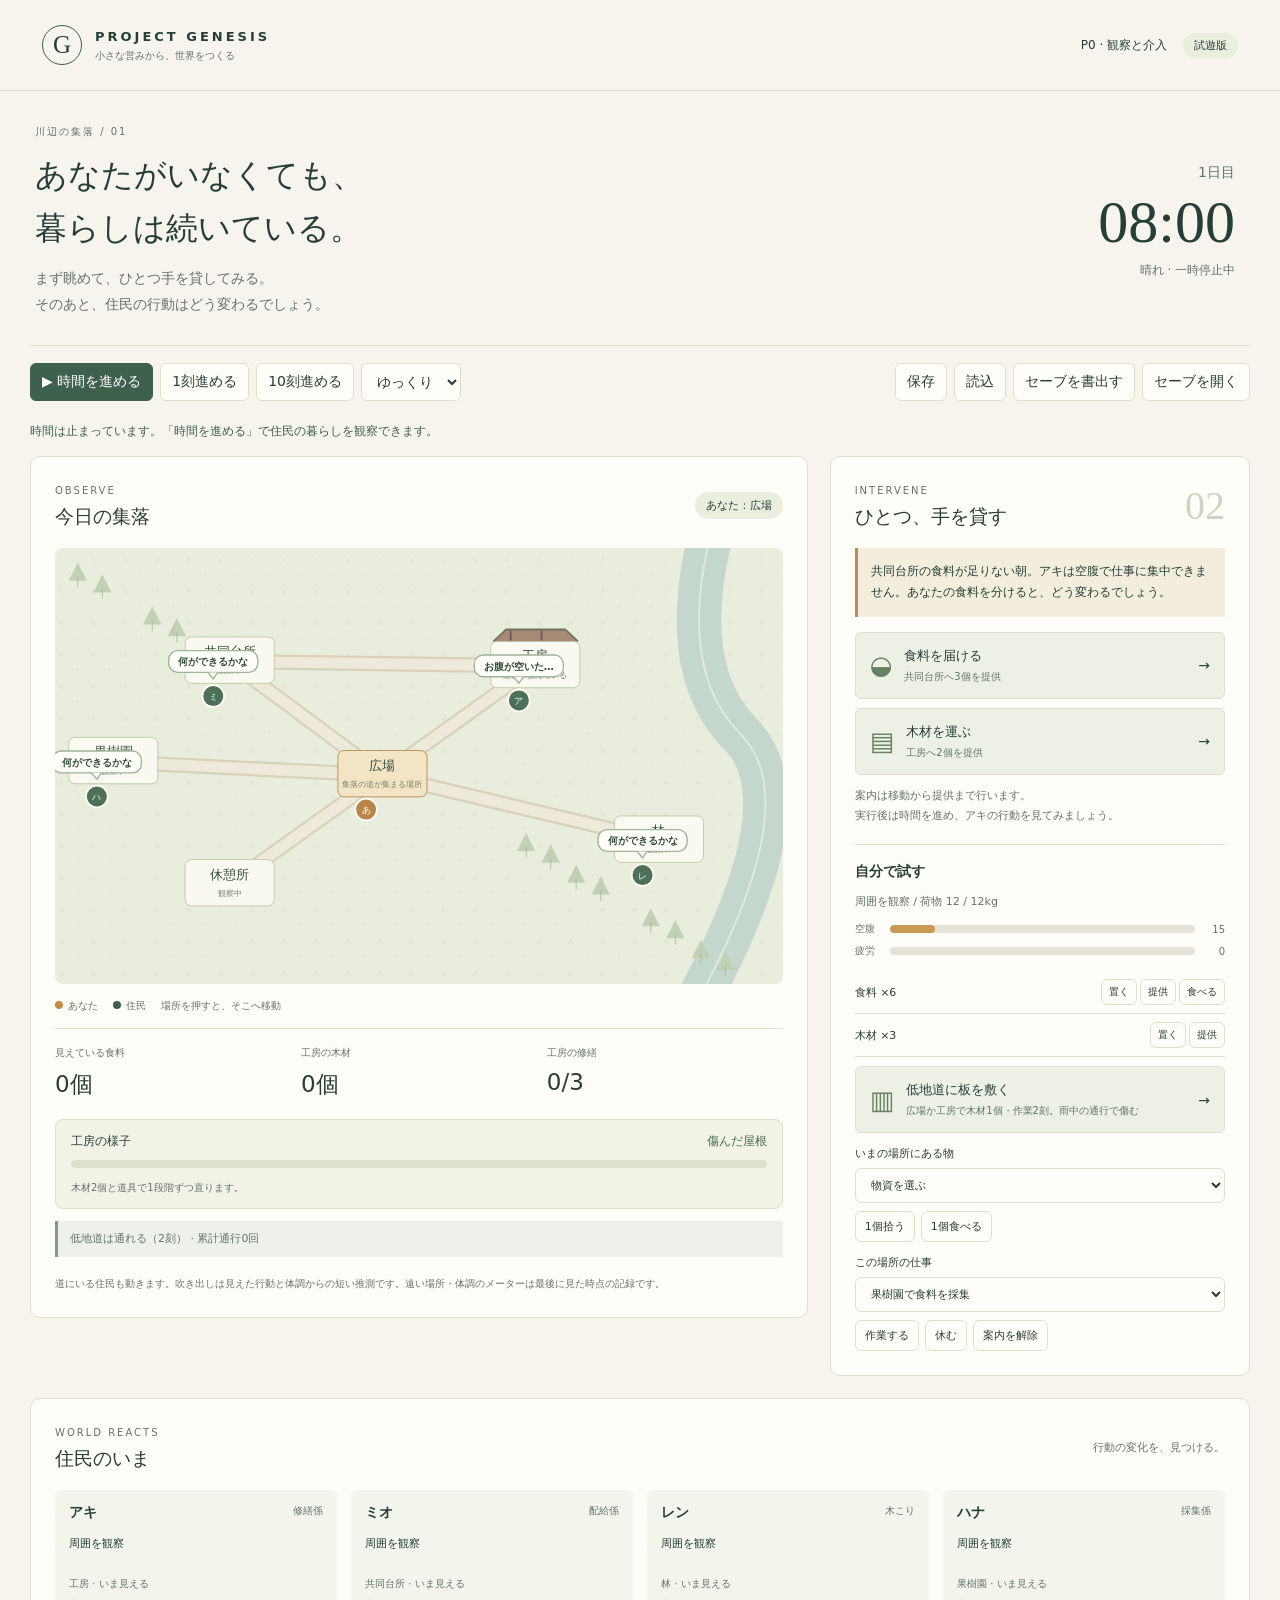
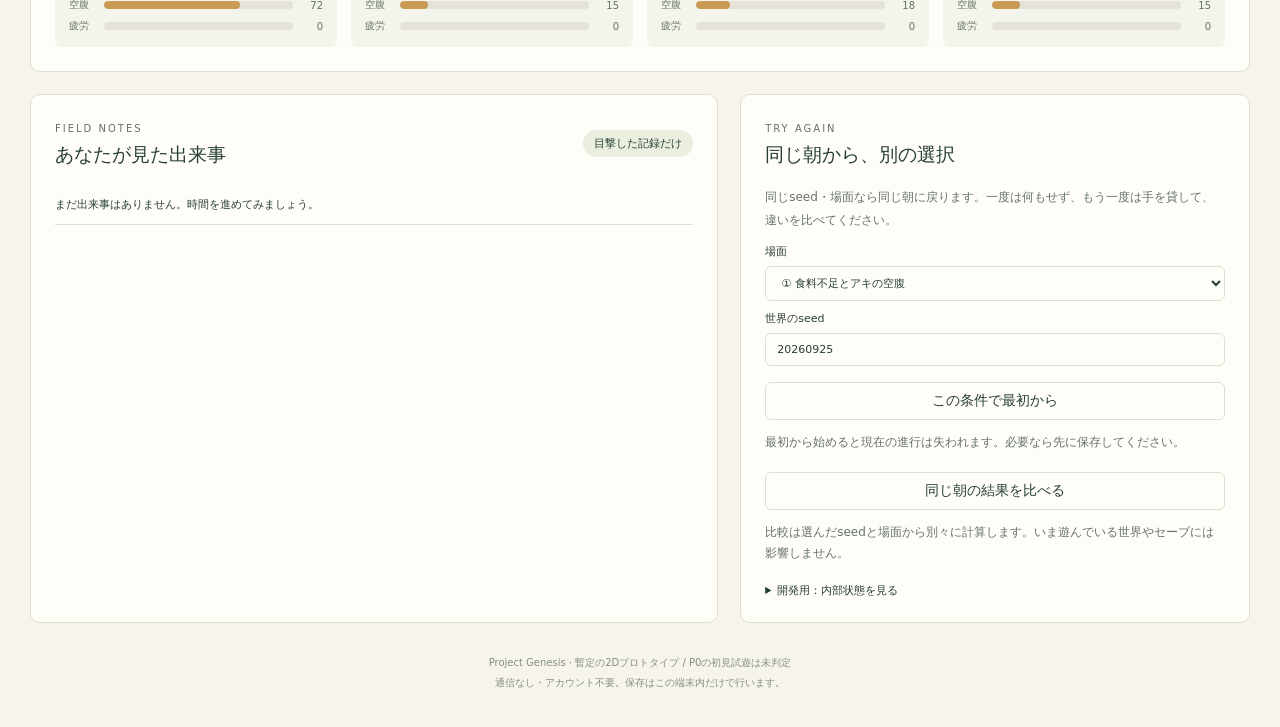
<file: index.html>
<!doctype html><html lang="ja"><head><meta charset="UTF-8"><meta name="viewport" content="width=device-width,initial-scale=1"><title>Project Genesis — 小さな営み</title><style>:root{--ink:#263f35;--muted:#647368;--paper:#f6f4ed;--panel:#fffdf7;--line:#dedfd1;--green:#3e614d;--gold:#c28c48}*{box-sizing:border-box}body{margin:0;background:var(--paper);color:var(--ink);font-family:'Yu Gothic','Hiragino Kaku Gothic ProN',system-ui,sans-serif;font-size:14px}header{max-width:1440px;margin:auto;display:flex;align-items:center;justify-content:space-between;padding:25px 42px;border-bottom:1px solid var(--line)}.brand{display:flex;gap:13px;align-items:center}.sigil{border:1px solid var(--green);border-radius:50%;width:40px;height:40px;display:grid;place-items:center;font-family:Georgia,serif;font-size:25px}.brand b{letter-spacing:3px;font-size:13px}.brand small{display:block;font-size:10px;color:var(--muted);margin-top:5px}.build{font-size:12px}.build span,.pill{background:#e9eedf;border-radius:20px;padding:6px 11px;font-size:11px;white-space:nowrap}.build span{margin-left:12px}main{max-width:1356px;margin:auto;padding:34px 30px}.top{display:flex;justify-content:space-between;align-items:center;padding:0 5px 27px}.eyebrow,.sectionhead small{font-size:10px;letter-spacing:2px;color:var(--muted)}h1{font-size:32px;line-height:1.65;font-weight:500;margin:10px 0}p{line-height:1.9;color:var(--muted)}.top p{margin:10px 0 0}.clock{text-align:right;padding:0 10px}.clock span,.clock small{display:block;color:var(--muted)}.clock strong{font-family:Georgia,serif;font-size:60px;font-weight:400;display:block;margin:6px 0}.toolbar{display:flex;justify-content:space-between;gap:14px;flex-wrap:wrap;border-top:1px solid var(--line);padding:17px 0 12px}.toolbar>div{display:flex;gap:7px;align-items:center;flex-wrap:wrap}button,select,input,.filebutton{font:inherit;color:var(--ink);background:var(--panel);border:1px solid var(--line);border-radius:6px;padding:9px 11px}button,.filebutton{cursor:pointer}button:hover,.filebutton:hover{border-color:var(--green);background:#edf0e5}button:focus-visible,select:focus-visible,input:focus-visible{outline:3px solid var(--gold);outline-offset:3px}button:disabled{opacity:.42;cursor:default}.primary{background:var(--green);color:white;border-color:var(--green)}.primary:hover{background:#294b37}.filebutton input{display:none}#feedback{min-height:43px;font-size:12px;padding:10px 0;color:var(--green)}#feedback.error{color:#9b4632}.layout{display:grid;grid-template-columns:minmax(0,1.85fr) minmax(300px,1fr);gap:22px}.panel{background:var(--panel);border:1px solid var(--line);border-radius:10px;padding:24px}.sectionhead{display:flex;align-items:center;justify-content:space-between;gap:10px;margin-bottom:18px}h2{font-size:19px;font-weight:500;margin:7px 0 0}h3{font-size:14px;margin:18px 0 8px}.number{font-family:Georgia,serif;font-size:40px;color:#cdd4c4}#map{background:#e8edde;border-radius:8px;overflow:hidden}#map svg{width:100%;height:auto;display:block}.place{cursor:pointer}.place rect:hover{stroke:#344d32;stroke-width:2}.mapnote{display:flex;gap:15px;align-items:center;margin:15px 0;font-size:10px;color:var(--muted)}.dot{display:inline-block;width:8px;height:8px;border-radius:50%;margin-right:5px}.player{background:var(--gold)}.npc{background:var(--green)}.metrics{display:grid;grid-template-columns:repeat(3,1fr);border-top:1px solid var(--line);padding-top:17px;gap:10px}.metrics small{display:block;font-size:10px;color:var(--muted)}.metrics b{display:block;margin-top:9px;font-size:23px;font-weight:400}.observation-note{font-size:10px;margin:17px 0 0}.situation{padding:13px;background:#f2eddd;border-left:3px solid var(--gold);line-height:1.8;margin-bottom:15px;font-size:12px}.guide{display:flex;width:100%;align-items:center;gap:12px;margin:9px 0;text-align:left;padding:14px;background:#edf0e5}.guide>span:last-child{margin-left:auto}.guide b{font-size:13px;font-weight:500}.guide small{display:block;font-size:10px;color:var(--muted);margin-top:5px}.icon{font-size:26px;color:#668163}.muted{font-size:11px;color:var(--muted);line-height:1.8}.divider{height:1px;background:var(--line);margin:18px 0}.row{display:flex;gap:6px;margin-top:8px;flex-wrap:wrap}.row button{font-size:11px;padding:7px 9px}.selectlabel{display:block;font-size:11px;margin-top:13px}select{max-width:100%}.selectlabel select{display:block;width:100%;margin-top:7px;font-size:11px}.inventory-item{display:flex;align-items:center;justify-content:space-between;gap:4px;padding:8px 0;border-bottom:1px solid var(--line);font-size:11px}.inventory-item button{font-size:10px;padding:5px 7px;margin-left:3px}.residents{margin-top:22px}.cards{display:grid;grid-template-columns:repeat(4,1fr);gap:14px}.card{padding:14px;background:#f3f4eb;border-radius:6px;min-height:123px}.card b{font-size:14px}.card .jobtag{float:right;color:var(--muted);font-size:10px}.card p{font-size:11px;margin:12px 0 8px;color:var(--ink);min-height:32px}.card small{font-size:10px;color:var(--muted)}.bottom{display:grid;grid-template-columns:1.35fr 1fr;gap:22px;margin-top:22px}#log{list-style:none;padding:0;margin:0;height:250px;overflow:auto}#log li{font-size:11px;line-height:1.8;padding:9px 0;border-bottom:1px solid var(--line)}#log time{color:#8c957d;font-variant-numeric:tabular-nums;margin-right:12px}.experiment p{font-size:12px}.experiment label{display:block;font-size:11px;margin:10px 0}.experiment input,.experiment select{display:block;width:100%;margin-top:7px}.experiment>button{width:100%;margin-top:6px}details{margin-top:18px;font-size:11px}summary{cursor:pointer}pre{max-height:260px;overflow:auto;white-space:pre-wrap;word-break:break-all;font-size:10px}footer{text-align:center;font-size:10px;color:#849080;line-height:2;margin:30px 0 0}@media(min-width:1100px){.world{align-self:start}#map svg{min-height:390px}}@media(max-width:900px){main{padding:20px 16px}header{padding:20px}.layout{grid-template-columns:1fr}.cards{grid-template-columns:repeat(2,1fr)}.bottom{grid-template-columns:1fr}.world{padding:18px}h1{font-size:25px}.clock strong{font-size:44px}.build{display:none}}@media(max-width:450px){.clock{padding:0}.clock strong{font-size:32px}.clock small{font-size:9px}.top h1{font-size:21px}.top p{font-size:11px}.panel{padding:17px}.toolbar button,.filebutton,.toolbar select{font-size:11px}.mapnote{gap:8px}.metrics b{font-size:20px}}
#comparison:empty{display:none}#comparison{margin-top:14px;padding:12px;border:1px solid var(--line);border-radius:6px;background:#f3f4eb}#comparison p{margin:0 0 8px;font-size:11px}#comparison p:last-child{margin:8px 0 0}.comparison-scroll{overflow-x:auto}#comparison table{width:100%;border-collapse:collapse;font-size:11px;white-space:nowrap}#comparison th,#comparison td{text-align:left;padding:7px 5px;border-bottom:1px solid var(--line)}#comparison th{font-weight:500}

.workshop-progress{margin-top:19px;padding:13px 15px;background:#f2f2e7;border-radius:8px;border:1px solid #dedfc8}.progress-top{display:flex;justify-content:space-between;gap:12px;align-items:baseline;font-size:12px}.progress-top b{font-weight:500}.progress-top span{color:#456e52}.progress-track{height:8px;margin:10px 0;background:#dfdfcf;border-radius:20px;overflow:hidden}.progress-track span{display:block;height:100%;width:0;background:#628866;border-radius:20px;transition:width .35s}.workshop-progress small{font-size:10px;color:var(--muted)}

.map-actor{pointer-events:none}.map-actor.memory{opacity:.32}.speech rect,.speech path{fill:#fffdf7;stroke:#9eb49b;stroke-width:1.5}.speech text{fill:#314c38;font-size:11px;font-weight:600}.need{display:grid;grid-template-columns:29px minmax(40px,1fr) 24px;align-items:center;gap:6px;margin-top:8px;font-size:10px;color:var(--muted)}.need strong{font-size:10px;font-weight:500;text-align:right;font-variant-numeric:tabular-nums}.need-track{height:8px;border-radius:10px;background:#e5e2d7;overflow:hidden}.need-track span{display:block;height:100%;border-radius:10px;transition:width .4s ease-out}.need-track .hunger{background:#ca9954}.need-track .fatigue{background:#668495}.need.unknown{opacity:.55}#playerNeeds{margin:9px 0 13px}.card .need{margin-top:7px}@media(prefers-reduced-motion:reduce){.need-track span,.progress-track span{transition:none}}
.road-state{padding:9px 12px;margin:12px 0 0;border-left:3px solid #82969b;background:#eef1eb;font-size:11px;line-height:1.6}

</style></head><body>
<header><div class="brand"><span class="sigil">G</span><div><b>PROJECT GENESIS</b><small>小さな営みから、世界をつくる</small></div></div><div class="build">P0 · 観察と介入 <span>試遊版</span></div></header>
<main><section class="top"><div><div class="eyebrow">川辺の集落 / 01</div><h1>あなたがいなくても、<br>暮らしは続いている。</h1><p>まず眺めて、ひとつ手を貸してみる。<br>そのあと、住民の行動はどう変わるでしょう。</p></div><div class="clock"><span id="day">1日目</span><strong id="clock">08:00</strong><small id="weather">晴れ · 一時停止中</small></div></section>
<section class="toolbar" aria-label="時間操作"><div><button id="play" class="primary">▶ 時間を進める</button><button id="step">1刻進める</button><button id="step10">10刻進める</button><select id="speed" aria-label="進む速さ"><option value="900">ゆっくり</option><option value="250">速く</option></select></div><div><button id="save">保存</button><button id="load">読込</button><button id="export">セーブを書出す</button><label class="filebutton">セーブを開く<input id="import" type="file" accept="application/json,.json"></label></div></section>
<div id="feedback" role="status" aria-live="polite">時間は止まっています。「時間を進める」で住民の暮らしを観察できます。</div>
<div class="layout"><section class="world panel"><div class="sectionhead"><div><small>OBSERVE</small><h2>今日の集落</h2></div><span class="pill" id="position">あなた：広場</span></div><div id="map" aria-label="集落の地図"></div><div class="mapnote"><span><i class="dot player"></i>あなた</span><span><i class="dot npc"></i>住民</span><span>場所を押すと、そこへ移動</span></div><div class="metrics"><div><small>見えている食料</small><b id="foodCount">0個</b></div><div><small>工房の木材</small><b id="woodCount">0個</b></div><div><small>工房の修繕</small><b id="repairCount">0/3</b></div></div><div class="workshop-progress" aria-live="polite"><div class="progress-top"><b>工房の様子</b><span id="workshopState">傷んだ屋根</span></div><div class="progress-track"><span id="workshopFill"></span></div><small id="workshopHint">木材2個と道具で1段階ずつ直ります。</small></div><p id="roadState" class="road-state" aria-live="polite"></p><p class="observation-note">道にいる住民も動きます。吹き出しは見えた行動と体調からの短い推測です。遠い場所・体調のメーターは最後に見た時点の記録です。</p></section>
<aside class="panel intervention"><div class="sectionhead"><div><small>INTERVENE</small><h2>ひとつ、手を貸す</h2></div><span class="number">02</span></div><div id="situation" class="situation"></div><button id="foodGuide" class="guide"><span class="icon">◒</span><span><b>食料を届ける</b><small>共同台所へ3個を提供</small></span><span>→</span></button><button id="woodGuide" class="guide"><span class="icon">▤</span><span><b>木材を運ぶ</b><small>工房へ2個を提供</small></span><span>→</span></button><p class="muted">案内は移動から提供まで行います。<br>実行後は時間を進め、アキの行動を見てみましょう。</p><div class="divider"></div><h3>自分で試す</h3><p id="playerState" class="muted"></p><div id="playerNeeds"></div><div id="inventory"></div><button id="boardRoad" class="guide"><span class="icon">▥</span><span><b>低地道に板を敷く</b><small>広場か工房で木材1個・作業2刻。雨中の通行で傷む</small></span><span>→</span></button><label class="selectlabel">いまの場所にある物<select id="ground" aria-label="いまの場所にある物"></select></label><div class="row"><button id="take">1個拾う</button><button id="eatGround">1個食べる</button></div><label class="selectlabel">この場所の仕事<select id="job" aria-label="仕事"><option value="forage">果樹園で食料を採集</option><option value="timber">林で木材を切り出す</option><option value="repair">工房を修繕する</option></select></label><div class="row"><button id="work">作業する</button><button id="rest">休む</button><button id="cancel">案内を解除</button></div></aside></div>
<section class="panel residents"><div class="sectionhead"><div><small>WORLD REACTS</small><h2>住民のいま</h2></div><span class="muted">行動の変化を、見つける。</span></div><div id="residents" class="cards"></div></section>
<div class="bottom"><section class="panel"><div class="sectionhead"><div><small>FIELD NOTES</small><h2>あなたが見た出来事</h2></div><span class="pill">目撃した記録だけ</span></div><ol id="log"></ol></section><section class="panel experiment"><div class="sectionhead"><div><small>TRY AGAIN</small><h2>同じ朝から、別の選択</h2></div></div><p>同じseed・場面なら同じ朝に戻ります。一度は何もせず、もう一度は手を貸して、違いを比べてください。</p><label>場面<select id="scenario"><option value="food">① 食料不足とアキの空腹</option><option value="wood">② 工房の木材不足</option></select></label><label>世界のseed<input id="seed" type="number" value="20260925" min="0" max="4294967295"></label><button id="reset">この条件で最初から</button><p class="muted">最初から始めると現在の進行は失われます。必要なら先に保存してください。</p><button id="compare">同じ朝の結果を比べる</button><div id="comparison" aria-live="polite"></div><p class="muted">比較は選んだseedと場面から別々に計算します。いま遊んでいる世界やセーブには影響しません。</p><details><summary>開発用：内部状態を見る</summary><p>この表示には住民が知らない情報も含みます。通常の観測ログとは別です。</p><pre id="debug"></pre></details></section></div>
<footer>Project Genesis · 暫定の2Dプロトタイプ / P0の初見試遊は未判定<br>通信なし・アカウント不要。保存はこの端末内だけで行います。</footer></main>
<script>/* Project Genesis P0. Pure simulation, no DOM, network or wall clock. */
(function (root) {
'use strict';
const BUILD = 'genesis-p0.1.6';
const WORKSHOP_TARGET = 3;
const LOW_ROAD = 'square|workshop';
const BOARD_STRENGTH = 3;
const PLACES = {
 square:{name:'広場',x:45,y:52,links:['kitchen','workshop','home','forest','orchard']},
 kitchen:{name:'共同台所',x:24,y:26,links:['square','workshop']},
 workshop:{name:'工房',x:66,y:27,links:['square','kitchen']},
 home:{name:'休憩所',x:24,y:77,links:['square']},
 forest:{name:'林',x:83,y:67,links:['square']},
 orchard:{name:'果樹園',x:8,y:49,links:['square']}
};
const JOBS = {
 forage:{name:'食料を採集',site:'orchard',duration:4,source:'food',yield:3},
 timber:{name:'木材を切り出す',site:'forest',duration:5,source:'wood',yield:3,tool:'cutting'},
 repair:{name:'工房を修繕',site:'workshop',duration:4,input:'wood',amount:2,tool:'cutting'}
};
const ITEMS = {food:{name:'食料',mass:1,nutrition:55},wood:{name:'木材',mass:2},tool:{name:'のこぎり',mass:2,capability:'cutting'}};
const clone = x => JSON.parse(JSON.stringify(x));
const fail = reason => ({ok:false,status:'FAIL',reason,diff:[]});
function random(w) { w.rng=(Math.imul(w.rng,1664525)+1013904223)>>>0;return w.rng/4294967296; }
function placeOf(w,e) { return w.actors[e.holder]?.place || e.place; }
function visible(from,to){return from===to||PLACES[from].links.includes(to);}
function roadKey(from,to){return [from,to].sort().join('|');}
function roads(){return {[LOW_ROAD]:{wet:false,planks:0,wear:0,crossings:0}};}
// Road observations retain the environmental cost (2..5), not another actor's ability.
// Only the environmental delay varies with existing physical state and carried load.
// 0.25 is a provisional P0 calibration, not a personality trait or medical model.
function travelCost(base,self,load=0){
 if(!self)return base;
 const strain=Math.min(1,Math.max(0,self.fatigue/100+1-self.health/100+load/self.capacity));
 return 2+Math.ceil(Math.max(0,base-2)*(0.25+0.75*strain));
}
function roadCost(w,from,to,actor=null){const r=w.roads?.[roadKey(from,to)];return travelCost(r?.wet&&!r.planks?5:2,actor,actor?mass(w,actor):0);}
function seen(w,a,e) { return !e.hidden && (e.holder===a.id || visible(a.place,placeOf(w,e)) && !e.holder); }
function accessible(w,a,e) { return e && !e.hidden && (e.holder===a.id || !e.holder && e.place===a.place) && (e.owner==='public'||e.owner===a.id); }
function mass(w,a) { return w.items.filter(e=>e.holder===a.id).reduce((s,e)=>s+e.qty*e.mass,0); }
function stack(w,kind,qty,place,holder=null,owner='public') {
 const props=ITEMS[kind];
 const old=w.items.find(e=>e.kind===kind&&e.place===place&&e.holder===holder&&e.owner===owner&&!e.hidden);
 if(old) {old.qty+=qty;return old;}
 const e={id:'item-'+w.nextId++,kind,...props,qty,place,holder,owner,hidden:false}; w.items.push(e);return e;
}
function emit(w,actor,type,text,extra={}) {
 const a=w.actors[actor];
 const witnesses=Object.values(w.actors).filter(o=>o.id===actor||a&&visible(o.place,a.place)).map(o=>o.id);
 const e={id:w.nextEvent++,tick:w.tick,actor,type,text,witnesses,...extra};
 w.events.push(e);if(w.events.length>240)w.events.shift();return e;
}
function createWorld(seed=20260925,scenario='food') {
 if(!Number.isInteger(seed)||seed<0||seed>0xffffffff)throw Error('seedは0〜4294967295の整数');
 if(!['food','wood'].includes(scenario))throw Error('シナリオが不正');
 const w={schema_version:1,build:BUILD,seed,rng:seed,scenario,tick:0,nextId:1,nextEvent:1,actors:{},items:[],events:[],roads:roads(),sources:{food:240,wood:240},consumed:{food:0,wood:0},repair:0};
 const names=[['player','あなた','visitor','square'],['aki','アキ','builder','workshop'],['mio','ミオ','carrier','kitchen'],['ren','レン','logger','forest'],['hana','ハナ','gatherer','orchard']];
 for(const [id,name,role,place] of names)w.actors[id]={id,name,role,place,capacity:12,health:100,hunger:id==='aki'?(scenario==='food'?72:12):12+Math.floor(random(w)*8),fatigue:0,pending:null,queue:[],beliefs:{},status:'周囲を観察',reason:'自分で次の行動を選びます'};
 stack(w,'food',6,null,'player','player');stack(w,'wood',3,null,'player','player');
 stack(w,'tool',1,'workshop');stack(w,'tool',1,'forest');
 observe(w);return w;
}
function observe(w) {
 for(const a of Object.values(w.actors))for(const p of [a.place,...PLACES[a.place].links]){
 const items=w.items.filter(e=>seen(w,a,e)&&placeOf(w,e)===p).map(e=>clone(e));
 a.beliefs[p]={tick:w.tick,items,actors:Object.values(w.actors).filter(o=>o.place===p).map(o=>({id:o.id,name:o.name,place:o.place,status:o.status,hunger:o.hunger,fatigue:o.fatigue,health:o.health,moveTo:o.pending?.command.type==='move'?o.pending.command.to:null,moveRemaining:o.pending?.command.type==='move'?o.pending.remaining:null,moveDuration:o.pending?.command.type==='move'?o.pending.duration??2:null})),roads:Object.fromEntries(PLACES[p].links.map(to=>[to,{cost:roadCost(w,p,to),wet:!!w.roads[roadKey(p,to)]?.wet,planks:w.roads[roadKey(p,to)]?.planks??0,wear:w.roads[roadKey(p,to)]?.wear??0,crossings:w.roads[roadKey(p,to)]?.crossings??0}])),repair:p==='workshop'?w.repair:null,source:w.sources[p==='orchard'?'food':p==='forest'?'wood':'']??null};
 }
}
function available(w,a,kind) {return w.items.filter(e=>accessible(w,a,e)&&e.kind===kind).reduce((s,e)=>s+e.qty,0);}
function consume(w,a,kind,qty){
 for(const e of w.items.filter(e=>accessible(w,a,e)&&e.kind===kind)){const n=Math.min(qty,e.qty);e.qty-=n;qty-=n;if(qty===0)break;}
 w.items=w.items.filter(e=>e.qty>0);w.consumed[kind]+=arguments[3];
}
function validate(w,c,completion=false){
 if(!c||typeof c!=='object')return '行為が不正です';
 const a=w.actors[c.actor];if(!a)return '主体が存在しません';
 if(a.pending&&!completion)return 'いまの行動が終わるまで待ってください';
 if(a.health<=0)return '行動できる体調ではありません';
 if(c.type==='move')return PLACES[a.place].links.includes(c.to)?null:'隣接する場所だけへ移動できます';
 if(c.type==='layBoards'){
  if(c.road!==LOW_ROAD||!['square','workshop'].includes(a.place))return '低地道の端で作業してください';
  if(w.roads[LOW_ROAD].planks)return 'この道にはすでに板が敷かれています';
  if(a.health<35||a.hunger>=85||a.fatigue>=90)return '体調を整えてから道を直してください';
  return available(w,a,'wood')>=1?null:'木材が1個必要です';
 }
 if(c.type==='rest'||c.type==='wait')return null;
 if(c.type==='work'){
 const j=JOBS[c.job];if(!j)return '未定義の仕事です';
 if(a.place!==j.site)return PLACES[j.site].name+'へ移動してください';
 if(c.job==='repair'&&w.repair>=WORKSHOP_TARGET)return '工房の修繕は完了しています';
 if(a.health<35)return '負傷のため作業できません。休息してください';
 if(a.hunger>=85)return '空腹が強すぎます。まず食事が必要です';
 if(a.fatigue>=90)return '疲労が強すぎます。休息が必要です';
 if(j.tool&&!w.items.some(e=>accessible(w,a,e)&&e.capability===j.tool))return '切断できる道具がこの場所にありません';
 if(j.input&&available(w,a,j.input)<j.amount)return '木材が2個必要です';
 if(j.source&&w.sources[j.source]<j.yield)return '採集できる資源が残っていません';
 if(j.source&&mass(w,a)+j.yield*ITEMS[j.source].mass>a.capacity)return '荷物が重すぎます。置いてから作業してください';
 return null;
 }
 const e=w.items.find(e=>e.id===c.item);
 if(!e)return '物資が見つかりません。誰かが移動・消費した可能性があります';
 if(!Number.isInteger(c.qty)||c.qty<=0||c.qty>e.qty)return '数量は在庫以内の正の整数にしてください';
 if(!accessible(w,a,e))return 'その物資には届かないか、使用する権限がありません';
 if(c.type==='take'){
 if(e.holder)return 'すでに誰かが運んでいます';
 return mass(w,a)+e.mass*c.qty>a.capacity?'運搬上限12kgを超えています':null;
 }
 if(c.type==='drop')return e.holder===a.id?null:'自分が持っている物だけ置けます';
 if(c.type==='give'){
 if(e.holder!==a.id||e.owner!==a.id)return '寄付・譲渡は自分の所持品で行ってください';
 if(c.to==='public')return null;
 const b=w.actors[c.to];if(!b||b.place!==a.place||b.id===a.id)return '相手と同じ場所にいる必要があります';
 return mass(w,b)+e.mass*c.qty>b.capacity?'相手がこれ以上持てません':null;
 }
 if(c.type==='eat')return e.nutrition&&c.qty===1?null:'一度に食べられる食料1個を選んでください';
 return '未実装の行為です';
}
function apply(w,c){
 const a=w.actors[c.actor];
 if(c.type==='move') {
  if(roadKey(a.place,c.to)===LOW_ROAD){const r=w.roads[LOW_ROAD];r.crossings++;
   if(r.wet&&r.planks){r.wear++;if(r.wear>=BOARD_STRENGTH){r.planks=0;emit(w,a.id,'road','雨中の通行で低地道の板が傷み、外れた');}}
  }
  a.place=c.to;return PLACES[c.to].name+'へ到着';
 }
 if(c.type==='layBoards'){consume(w,a,'wood',1);w.roads[LOW_ROAD].planks=1;w.roads[LOW_ROAD].wear=0;return '木材1個で低地道に板を敷いた';}
 if(c.type==='rest'){a.fatigue=Math.max(0,a.fatigue-32);a.health=Math.min(100,a.health+12);return '休息して体調を整えた';}
 if(c.type==='wait')return '周囲を観察した';
 if(c.type==='work'){
 const j=JOBS[c.job];
 if(j.input){consume(w,a,j.input,j.amount);w.repair++;}
 if(j.source){w.sources[j.source]-=j.yield;stack(w,j.source,j.yield,null,a.id,a.id);}
 a.fatigue=Math.min(100,a.fatigue+12);return j.name+'した'+(j.source?'（'+j.yield+'個）':'（木材2個を使用）');
 }
 const e=w.items.find(e=>e.id===c.item);
 if(c.type==='eat'){e.qty--;a.hunger=Math.max(0,a.hunger-e.nutrition);w.consumed.food++;w.items=w.items.filter(e=>e.qty>0);return '食事をした。空腹が和らいだ';}
 const kind=e.kind;const owner=e.owner;e.qty-=c.qty;w.items=w.items.filter(e=>e.qty>0);
 if(c.type==='take'){stack(w,kind,c.qty,null,a.id,owner);return ITEMS[kind].name+c.qty+'個を運び始めた';}
 if(c.type==='drop'){stack(w,kind,c.qty,a.place,null,owner);return ITEMS[kind].name+c.qty+'個を置いた（所有権は維持）';}
 if(c.type==='give'){
 stack(w,kind,c.qty,c.to==='public'?a.place:null,c.to==='public'?null:c.to,c.to);
 return ITEMS[kind].name+c.qty+'個を'+(c.to==='public'?'共同備蓄':w.actors[c.to].name)+'へ提供した';
 }
}
function command(w,c){
 const reason=validate(w,c);if(reason)return fail(reason);
 const a=w.actors[c.actor];const before=clone({actor:a,items:w.items,repair:w.repair,roads:w.roads,sources:w.sources,consumed:w.consumed});
 const durations={rest:4,wait:1,layBoards:2};const duration=c.type==='work'?JOBS[c.job].duration:c.type==='move'?roadCost(w,a.place,c.to,a):durations[c.type];
 if(duration){a.pending={command:clone(c),remaining:duration,duration};a.status=c.type==='move'?PLACES[c.to].name+'へ移動中':c.type==='work'?JOBS[c.job].name+'中':c.type==='layBoards'?'低地道に板を敷いている':c.type==='rest'?'休息中'+(c.reason?'（'+c.reason+'）':''):'観察中';emit(w,a.id,'start',a.name+'：'+a.status);}
 else{const message=apply(w,c);a.status=message;emit(w,a.id,c.type,a.name+'：'+message);}
 observe(w);
 return {ok:true,status:'PASS',reason:duration?'開始しました':a.status,diff:[{before,after:clone({actor:a,items:w.items,repair:w.repair,roads:w.roads,sources:w.sources,consumed:w.consumed})}]};
}
function path(from,to,beliefs={},actorView=null){
 const load=actorView?.inventory.reduce((s,e)=>s+e.qty*e.mass,0)??0;
 const best={[from]:0},queue=[{at:from,cost:0,steps:[]}];
 while(queue.length){queue.sort((a,b)=>a.cost-b.cost);const cur=queue.shift();if(cur.cost!==best[cur.at])continue;
 if(cur.at===to)return cur.steps;
 for(const next of PLACES[cur.at].links){const cost=cur.cost+travelCost(beliefs[cur.at]?.roads?.[next]?.cost??2,actorView?.self,load);
 if(best[next]===undefined||cost<best[next]){best[next]=cost;queue.push({at:next,cost,steps:[...cur.steps,next]});}}
 }return [];
}
// Only the actor's own state and observations cross the decision boundary.
function view(w,id){const a=clone(w.actors[id]);return {tick:w.tick,self:a,inventory:w.items.filter(e=>e.holder===id).map(clone)};}
function decide(v){
 const a=v.self, local=a.beliefs[a.place], inv=v.inventory;
 const c=(type,extra={})=>({actor:a.id,type,...extra});
 const walk=to=>c('move',{to:path(a.place,to,a.beliefs,v)[0]});
 const own=kind=>inv.find(e=>e.kind===kind);
 const usable=(o,kind)=>o?.items.find(e=>e.kind===kind&&(e.owner==='public'||e.owner===a.id)&&(!e.holder||e.holder===a.id));
 if(a.health<35||a.fatigue>=72){a.reason='体調・疲労を優先';return c('rest');}
 if(a.hunger>=55){
 const f=own('food')||usable(local,'food');if(f)return c('eat',{item:f.id,qty:1});
 const known=Object.entries(a.beliefs).find(([p,b])=>p!==a.place&&usable(b,'food'));
 if(known)return walk(known[0]);
 // The kitchen is known public geography, not knowledge of its current inventory.
 if(a.place!=='kitchen'&&!a.beliefs.kitchen)return walk('kitchen');
 if(a.place!=='orchard')return walk('orchard');
 return local.source>=3?c('work',{job:'forage'}):c('rest');
 }
 const cargo=own('food')||own('wood');
 if(cargo){const to=cargo.kind==='food'?'kitchen':'workshop';if(a.place!==to)return walk(to);return c(cargo.owner===a.id?'give':'drop',{item:cargo.id,qty:cargo.qty,to:'public'});}
 if(a.role==='builder'){
 if((a.beliefs.workshop?.repair??0)>=WORKSHOP_TARGET){
 if(a.place==='workshop'&&a.beliefs.square?.roads?.workshop?.wear>=BOARD_STRENGTH&&local.items.some(e=>e.kind==='wood'&&(e.owner==='public'||e.owner===a.id)))return c('layBoards',{road:LOW_ROAD});
 const pantry=a.beliefs.kitchen;
 const food=pantry?.items.filter(e=>e.kind==='food'&&e.owner==='public'&&!e.holder).reduce((s,e)=>s+e.qty,0);
 if(food===undefined||food<3){if(a.place!=='orchard')return walk('orchard');return local.source>=3?c('work',{job:'forage'}):c('rest',{reason:'採集できる食料がない'});}
 return c('rest',{reason:'工房の修繕が完了し、備蓄もある'});
 }
 if(a.place!=='workshop')return walk('workshop');
 const tool=local.items.some(e=>e.capability==='cutting'&&(e.owner==='public'||e.owner===a.id));
 if(!tool)return c('rest',{reason:'道具が見つからない'});
 const wood=local.items.filter(e=>e.kind==='wood'&&(e.owner==='public'||e.owner===a.id)).reduce((s,e)=>s+e.qty,0);
 if(wood>=2)return c('work',{job:'repair'});
 const road=a.beliefs.square?.roads?.workshop;
 if(wood>=1&&!road?.planks&&road?.wear>=BOARD_STRENGTH)return c('layBoards',{road:LOW_ROAD});
 return c('rest',{reason:'木材が2個必要'});
 }
 if(a.role==='logger'){if(a.place!=='forest')return walk('forest');return c('work',{job:'timber'});}
 if(a.role==='gatherer'){if(a.place!=='orchard')return walk('orchard');return c('work',{job:'forage'});}
 // Carrier checks the public pantry before collecting provisions. No hidden stock lookup.
 if(a.role==='carrier'){
 if(a.place==='kitchen'&&usable(local,'food'))return c('rest');
 if(a.place!=='orchard')return walk('orchard');return c('work',{job:'forage'});
 }
 return c('wait');
}
function step(w,count=1){
 if(!Number.isInteger(count)||count<1||count>10000)throw Error('進める時間が不正');
 for(let n=0;n<count;n++){
 effect(w,{type:'tick'});
 for(const a of Object.values(w.actors)){
 if(a.pending){
 if(a.pending.remaining<=0){const c=a.pending.command;a.pending=null;const reason=validate(w,c,true);
 if(reason){a.status='中断：'+reason;emit(w,a.id,'cancel',a.name+'：'+a.status);}
 else{const msg=apply(w,c);a.status=msg;emit(w,a.id,'complete',a.name+'：'+msg);}
 }
 }
 }
 observe(w);
 for(const a of Object.values(w.actors)){
 if(a.pending)continue;
 if(a.queue[0]?.type==='travel'){
  if(a.place===a.queue[0].to)a.queue.shift();
  else{const next=path(a.place,a.queue[0].to,a.beliefs,view(w,a.id))[0];const r=command(w,{actor:a.id,type:'move',to:next});
   if(!r.ok){a.queue=[];a.status='案内を中断：'+r.reason;emit(w,a.id,'cancel',a.name+'：'+a.status);}continue;}
 }
 if(a.queue.length){const c=a.queue.shift();const r=command(w,c);if(!r.ok){a.queue=[];a.status='案内を中断：'+r.reason;emit(w,a.id,'cancel',a.name+'：'+a.status);}continue;}
 if(a.id==='player')continue;
 const c=decide(view(w,a.id));
 a.reason=c.type==='eat'?'食料を見つけ、空腹を解消':c.type==='work'?'観測した道具・資源で仕事を進める':c.type==='layBoards'?'板の破損と木材を観測し、道を補修':c.type==='rest'?(a.health<35?'負傷により作業を中断':a.role==='builder'?'資材・道具不足、または疲労。いったん休息':'備蓄あり、または疲労。いったん休息'):'必要なものがある場所を確認する';
 const r=command(w,c);if(!r.ok){a.status=r.reason;command(w,{actor:a.id,type:'rest'});}
 }
 }
 return w;
}
function route(w,actor,to){const a=w.actors[actor];if(!a||!PLACES[to])return fail('行き先が不正');if(a.pending)return fail('移動・作業が終わるまで待ってください');a.queue=[{actor,type:'travel',to}];return {ok:true,reason:'移動を予約しました'};}
function guide(w,kind){
 const a=w.actors.player;if(a.pending||a.queue.length)return fail('いまの案内が終わるまで待ってください');
 const item=w.items.find(e=>e.holder==='player'&&e.kind===kind&&e.owner==='player');if(!item)return fail('自分の'+ITEMS[kind].name+'がありません');
 const to=kind==='food'?'kitchen':'workshop';route(w,'player',to);
 a.queue.push({actor:'player',type:'give',item:item.id,qty:Math.min(kind==='food'?3:2,item.qty),to:'public'});
 return {ok:true,reason:PLACES[to].name+'へ運び、共同備蓄へ提供します'};
}
// Two independent worlds make the intervention visible without altering the live save.
function compare(seed,scenario){
 const summarize=w=>{
  const observed=w.actors.player.beliefs.workshop;
  return {repair:observed.repair,wood:observed.items.filter(e=>e.kind==='wood'&&e.owner==='public'&&!e.holder).reduce((n,e)=>n+e.qty,0)};
 };
 const run=intervention=>{
  const w=createWorld(seed,scenario);
  if(intervention){const r=guide(w,scenario);if(!r.ok)throw Error(r.reason);}
  step(w,10);
  const at10=summarize(w);
  step(w,14);
  const firstRepair=w.events.find(e=>e.actor==='aki'&&e.type==='complete'&&e.text.includes('工房を修繕'));
  const delivery=w.events.find(e=>e.actor==='player'&&e.type==='give'&&e.text.includes('共同備蓄'));
  return {at10,firstRepairTick:firstRepair?.tick??null,deliveryTick:delivery?.tick??null};
 };
 return {seed,scenario,control:run(false),intervention:run(true)};
}
// System effects are distinct from agent actions; callers cannot impersonate a
// system effect through command(). Tick/metabolism and injury have explicit inputs.
function effect(w,e){
 if(e.type==='injury'){
 const a=w.actors[e.actor];if(!a||!Number.isFinite(e.amount)||e.amount<0)return fail('負傷量が不正');
 const before=a.health;a.health=Math.max(0,a.health-e.amount);emit(w,a.id,'injury',a.name+'が負傷した');observe(w);
 return {ok:true,diff:[{actor:a.id,healthBefore:before,healthAfter:a.health}]};
 }
 if(e.type!=='tick')return fail('未定義のシステム作用');
 w.tick++;
 if(w.tick===12){w.roads[LOW_ROAD].wet=true;emit(w,null,'weather','雨で低地道がぬかるんだ',{witnesses:Object.keys(w.actors)});}
 if(w.tick===24){w.roads[LOW_ROAD].wet=false;emit(w,null,'weather','雨がやみ、低地道が乾いた',{witnesses:Object.keys(w.actors)});}
 for(const a of Object.values(w.actors)){
 a.hunger=Math.min(100,a.hunger+0.38);a.fatigue=Math.min(100,a.fatigue+0.12);
 if(a.pending)a.pending.remaining--;
 }
 emit(w,null,'system','時間経過と代謝');
 return {ok:true,diff:[{tick:w.tick}]};
}
function injury(w,id,amount){return effect(w,{type:'injury',actor:id,amount});}
function publicEvents(w,id='player'){return w.events.filter(e=>e.witnesses.includes(id)).map(({id,tick,type,text})=>({id,tick,type,text}));}
function totals(w){const t={...w.sources};for(const e of w.items)if(e.kind in t)t[e.kind]+=e.qty;for(const k of Object.keys(t))t[k]+=w.consumed[k];return t;}
function serialize(w){return JSON.stringify(w);}
function load(text){
 if(typeof text!=='string'||text.length>2000000)throw Error('セーブが大きすぎるか形式が不正です');
 const w=JSON.parse(text);
 if(w.schema_version!==1)throw Error('非対応のセーブ形式です（対応: schema 1）');
 const int=n=>Number.isSafeInteger(n)&&n>=0;
 const place=p=>typeof p==='string'&&Object.hasOwn(PLACES,p);
 const short=s=>typeof s==='string'&&s.length<=500;
 const actorIds=['aki','hana','mio','player','ren'];
 // Earlier schema-1 saves have no road state. Their existing world continues on a dry road.
 if(w.roads===undefined)w.roads=roads();
 if(w.roads?.[LOW_ROAD]?.wear===undefined)w.roads[LOW_ROAD].wear=0;
 if(w.roads?.[LOW_ROAD]?.crossings===undefined)w.roads[LOW_ROAD].crossings=0;
 if(!w.roads||Object.keys(w.roads).join(',')!==LOW_ROAD||typeof w.roads[LOW_ROAD]?.wet!=='boolean'||![0,1].includes(w.roads[LOW_ROAD].planks)||!int(w.roads[LOW_ROAD].wear)||w.roads[LOW_ROAD].wear>BOARD_STRENGTH||w.roads[LOW_ROAD].planks&&w.roads[LOW_ROAD].wear>=BOARD_STRENGTH||!int(w.roads[LOW_ROAD].crossings))throw Error('道路状態が不正です');
 const validItem=e=>e&&typeof e.id==='string'&&/^item-[1-9][0-9]*$/.test(e.id)&&Number(e.id.slice(5))<w.nextId&&Object.hasOwn(ITEMS,e.kind)&&int(e.qty)&&e.qty>0&&e.mass===ITEMS[e.kind].mass&&e.nutrition===ITEMS[e.kind].nutrition&&e.capability===ITEMS[e.kind].capability&&['public',...actorIds].includes(e.owner)&&typeof e.hidden==='boolean'&&short(e.name)&&(e.holder?actorIds.includes(e.holder)&&e.place===null:place(e.place));
 if(!int(w.tick)||!int(w.seed)||!int(w.rng)||w.rng>0xffffffff||!int(w.nextId)||!int(w.nextEvent)||!int(w.repair)||!['food','wood'].includes(w.scenario))throw Error('セーブの時刻・識別情報が不正です');
 if(!w.actors||Object.keys(w.actors).sort().join(',')!=='aki,hana,mio,player,ren'||!Array.isArray(w.items)||w.items.length>2000||!Array.isArray(w.events)||w.events.length>240)throw Error('セーブの世界構造が不正です');
 for(const [id,a] of Object.entries(w.actors)){
 if(a.id!==id||!place(a.place)||!short(a.status)||!short(a.reason)||typeof a.name!=='string'||a.name.length>40||!['visitor','builder','carrier','logger','gatherer'].includes(a.role)||a.capacity!==12||![a.health,a.hunger,a.fatigue].every(n=>Number.isFinite(n)&&n>=0&&n<=100)||!Array.isArray(a.queue)||a.queue.length>30||!a.beliefs)throw Error('主体データが不正です');
 const validCmd=c=>c&&c.actor===id&&['move','rest','wait','work','take','give','drop','eat','layBoards','travel'].includes(c.type)&&(c.reason===undefined||short(c.reason))&&(c.type!=='move'&&c.type!=='travel'||place(c.to))&&(c.type!=='work'||Object.hasOwn(JOBS,c.job))&&(c.type!=='layBoards'||c.road===LOW_ROAD);
 if(a.pending&&(!int(a.pending.remaining)||a.pending.remaining<1||a.pending.remaining>5||a.pending.duration!==undefined&&(!int(a.pending.duration)||a.pending.duration<1||a.pending.duration>5)||!validCmd(a.pending.command)||a.pending.command.type==='travel')||a.queue.some(c=>!validCmd(c)))throw Error('進行中の行為が不正です');
 for(const [p,b] of Object.entries(a.beliefs)){
  if(!place(p)||!b||!Array.isArray(b.items)||b.items.some(e=>!validItem(e))||!Array.isArray(b.actors)||!int(b.tick)||b.tick>w.tick||!(b.repair===null||int(b.repair))||!(b.source===null||int(b.source)))throw Error('観測データが不正です');
  for(const o of b.actors){
   if(!o||!actorIds.includes(o.id)||!place(o.place)||!short(o.name)||!short(o.status)||['hunger','fatigue','health'].some(k=>o[k]!==undefined&&(!Number.isFinite(o[k])||o[k]<0||o[k]>100)))throw Error('観測データが不正です');
   if(o.moveTo!==undefined&&o.moveTo!==null&&(!place(o.moveTo)||!PLACES[o.place].links.includes(o.moveTo)))throw Error('観測データが不正です');
   if(o.moveRemaining!==undefined&&o.moveRemaining!==null&&(!int(o.moveRemaining)||o.moveRemaining<1||o.moveRemaining>5))throw Error('観測データが不正です');
   if(o.moveDuration!==undefined&&o.moveDuration!==null&&(!int(o.moveDuration)||o.moveDuration<2||o.moveDuration>5))throw Error('観測データが不正です');
   if((o.moveTo===null)!==(o.moveRemaining===null)||o.moveDuration!==undefined&&(o.moveTo===null)!==(o.moveDuration===null))throw Error('観測データが不正です');
  }
  if(b.roads!==undefined){
   if(!b.roads||Object.entries(b.roads).some(([n,r])=>!PLACES[p].links.includes(n)||!r||![2,5].includes(r.cost)||typeof r.wet!=='boolean'||![0,1].includes(r.planks)||(r.wear!==undefined&&(!int(r.wear)||r.wear>BOARD_STRENGTH||r.planks&&r.wear>=BOARD_STRENGTH))||(r.crossings!==undefined&&!int(r.crossings))))throw Error('観測データが不正です');
  }
 }
 }
 const ids=new Set();for(const e of w.items){
 if(!validItem(e)||ids.has(e.id))throw Error('物資データが不正です');ids.add(e.id);
 }
 for(const key of ['food','wood'])if(!int(w.sources?.[key])||!int(w.consumed?.[key]))throw Error('物量データが不正です');
 for(const a of Object.values(w.actors))if(mass(w,a)>a.capacity)throw Error('運搬量が上限を超えています');
 for(const e of w.events)if(!int(e.tick)||e.tick>w.tick||!int(e.id)||e.id>=w.nextEvent||typeof e.text!=='string'||!Array.isArray(e.witnesses)||e.witnesses.some(id=>!w.actors[id]))throw Error('イベントが不正です');
 return w;
}
const api={BUILD,WORKSHOP_TARGET,LOW_ROAD,BOARD_STRENGTH,PLACES,JOBS,ITEMS,createWorld,command,validate,step,observe,view,decide,path,route,guide,effect,roadCost,travelCost,compare,injury,publicEvents,totals,serialize,load,mass,seen,placeOf};
if(typeof module!=='undefined'&&module.exports)module.exports=api;else root.Genesis=api;
})(typeof globalThis!=='undefined'?globalThis:this);
</script><script>/* DOM adapter. Rendering never advances the simulation. */
'use strict';
const G=Genesis,$=id=>document.getElementById(id);
let world=G.createWorld(),running=false,timer=null;
let lastPositions={},lastMapTick=null,renderedPositions={};
const esc=s=>String(s).replace(/[&<>"']/g,c=>({'&':'&amp;','<':'&lt;','>':'&gt;','"':'&quot;',"'":'&#39;'}[c]));
const time=t=>{const m=480+t*10;return String(Math.floor(m/60)%24).padStart(2,'0')+':'+String(m%60).padStart(2,'0');};
const latest=beliefs=>{
 const result={};for(const b of Object.values(beliefs))for(const o of b.actors){
 if(!result[o.id]||b.tick>result[o.id].tick)result[o.id]={...o,tick:b.tick};
 }return result;
};
const meter=(label,value,kind)=>Number.isFinite(value)?`<div class="need"><span>${label}</span><div role="meter" aria-label="${label}" aria-valuemin="0" aria-valuemax="100" aria-valuenow="${Math.round(value)}" class="need-track"><span class="${kind}" style="width:${Math.max(0,Math.min(100,value))}%"></span></div><strong>${Math.round(value)}</strong></div>`:`<div class="need unknown"><span>${label}</span><div class="need-track"></div><strong>—</strong></div>`;
// Speech is a visible summary of action/needs, never a readout of private plans.
function thought(o){
 if(o.health<35)return 'けがで動けない…';
 if(o.hunger>=55)return 'お腹が空いた…';
 if(o.fatigue>=72)return '少し休もう';
 if(o.moveTo)return G.PLACES[o.moveTo].name+'へ行こう';
 if(o.status.includes('木材が2個必要'))return '木材が足りない';
 if(o.status.includes('道具が見つからない'))return '道具がない…';
 if(o.status.includes('板を敷いている'))return '道を直そう';
 if(o.status.includes('修繕'))return '工房を直そう';
 if(o.status.includes('採集'))return '食料を集めよう';
 if(o.status.includes('切り出し'))return '木材を運ぼう';
 if(o.status.includes('休息'))return 'ひと休み';
 return '何ができるかな';
}
function message(text,error=false){$('feedback').textContent=text;$('feedback').className=error?'error':'';}
function act(c){const r=G.command(world,{actor:'player',...c});message(r.reason,!r.ok);render();}
function advance(n=1){G.step(world,n);render();}
function setRunning(on){running=on;clearInterval(timer);if(on)timer=setInterval(()=>advance(),Number($('speed').value));$('play').textContent=on?'Ⅱ 一時停止':'▶ 時間を進める';render();}
function map(){
 const a=world.actors.player,places=G.PLACES;
 const observed=latest(a.beliefs);renderedPositions={};
 let svg='<svg viewBox="0 0 800 480" role="img" aria-label="集落の地図。各場所を押して移動できます"><defs><pattern id="grass" width="35" height="35" patternUnits="userSpaceOnUse"><path d="M5 15l2 -4 2 4 M24 30l2 -3" fill="none" stroke="#d9e1ca" stroke-width="1"/></pattern></defs><rect width="800" height="480" fill="url(#grass)"/><path d="M725 -30Q680 130 754 205T700 510" stroke="#c5d7cc" stroke-width="49" fill="none"/><path d="M725 -30Q680 130 754 205T700 510" stroke="#dfebe2" stroke-width="2" fill="none"/>';
 for(let i=0;i<22;i++){const x=(i*137+25)%740,y=(i*83+16)%450;if(y>140&&y<295)continue;svg+=`<path d="M${x} ${y}l-10 20h20z" fill="#c2d0b4"/><path d="M${x} ${y+15}v12" stroke="#adbba0"/>`;}
 for(const [id,p]of Object.entries(places))for(const n of p.links)if(id<n){
  const low=id==='square'&&n==='workshop',road=a.beliefs.square?.roads?.workshop;
  const tint=low&&road?.wet&&!road.planks?'#899aa1':low&&road?.planks?'#b39b6b':'#eeeadb';
  svg+=`<path d="M${p.x*8} ${p.y*4.8}L${places[n].x*8} ${places[n].y*4.8}" stroke="#d8d1bb" stroke-width="17" stroke-linecap="round"/><path d="M${p.x*8} ${p.y*4.8}L${places[n].x*8} ${places[n].y*4.8}" stroke="${tint}" stroke-width="12" stroke-linecap="round"${low&&road?.wet&&!road.planks?' stroke-dasharray="13 6"':''}/>`;
 }
 for(const [id,p]of Object.entries(places)){
 const x=p.x*8,y=p.y*4.8,seen=a.beliefs[id],fresh=seen?.tick===world.tick;
 const stage=id==='workshop'?Math.min(G.WORKSHOP_TARGET,seen?.repair??0):0;
 const roof=id==='workshop'?`<path d="M${x-46} ${y-27}l14 -13h65l14 13" fill="${stage===3?'#648b6a':stage?'#ba9456':'#a58b75'}" stroke="#6f755e" stroke-width="2"/><path d="M${x-27} ${y-39}v11 M${x+7} ${y-39}v11" stroke="${stage>=1?'#f1d797':'#705b52'}" stroke-width="${stage>=1?5:2}"/>${stage>=2?`<path d="M${x+31} ${y-39}v11" stroke="#f1d797" stroke-width="5"/>`:''}${stage===3?`<path d="M${x-46} ${y-27}h92" stroke="#456e52" stroke-width="4"/>`:''}`:'';
 svg+=`<g class="place" data-place="${id}" role="button" tabindex="0" aria-label="${p.name}へ移動${id==='workshop'&&seen?'、修繕'+stage+'段階':''}"><rect x="${x-49}" y="${y-27}" width="98" height="51" rx="7" fill="${a.place===id?'#f2e4c5':fresh?'#faf9f0':'#e1e4d7'}" stroke="${a.place===id?'#b88b4f':'#bdc7ad'}"/>${roof}<text x="${x}" y="${y-6}" text-anchor="middle" fill="#344c3a" font-size="14">${p.name}</text><text x="${x}" y="${y+13}" text-anchor="middle" fill="#78816d" font-size="9">${id==='square'?'集落の道が集まる場所':id==='workshop'&&seen?['屋根が傷んでいる','梁を補修中','屋根を補修中','修繕完了'][stage]:seen?(fresh?'観察中':'以前の記録'):'未観測'}</text></g>`;
 }
 // Fresh actors travel along the road. Old memories stay faint at the last seen place.
 const atPlace={};for(const o of Object.values(observed)){
  const origin=places[o.place];if(!origin)continue;
  const index=atPlace[o.place]||0;atPlace[o.place]=index+1;
  const offset=(index%3-1)*18;
  const destination=o.tick===world.tick&&o.moveTo?places[o.moveTo]:null;
  const progress=destination?Math.max(0,Math.min(1,((o.moveDuration??2)-o.moveRemaining)/(o.moveDuration??2))):0;
  const x=(origin.x+(destination?.x-origin.x||0)*progress)*8+offset;
  const y=(origin.y+(destination?.y-origin.y||0)*progress)*4.8+38;
  const fresh=o.tick===world.tick,player=o.id==='player';
  renderedPositions[o.id]={x,y,fresh};
  const bubble=fresh&&!player?`<g class="speech"><rect x="-49" y="-50" width="98" height="24" rx="10"/><path d="M-6 -26l6 7 5 -7"/><text x="0" y="-34" text-anchor="middle">${esc(thought(o))}</text></g>`:'';
  svg+=`<g data-actor="${o.id}" class="map-actor${fresh?'':' memory'}" transform="translate(${x} ${y})" aria-label="${esc(o.name)}、${fresh?esc(o.status):'以前の記録'}">${bubble}<circle r="12" fill="${player?'#b98548':'#4c7158'}" stroke="#fffdf5" stroke-width="2"/><text y="4" text-anchor="middle" fill="white" font-size="10">${esc(o.name[0])}</text></g>`;
 }
 return svg+'</svg>';
}
function animateResidents(){
 if(world.tick===lastMapTick+1&&!window.matchMedia?.('(prefers-reduced-motion: reduce)').matches){
  for(const [id,p] of Object.entries(renderedPositions)){
   const old=lastPositions[id];if(!old?.fresh||!p.fresh||Math.hypot(old.x-p.x,old.y-p.y)<1)continue;
   const el=$('map').querySelector(`[data-actor="${id}"]`);
   el?.animate([{transform:`translate(${old.x}px,${old.y}px)`},{transform:`translate(${p.x}px,${p.y}px)`}],{duration:running?Math.min(650,Number($('speed').value)*.82):450,easing:'ease-out'});
  }
 }
 lastPositions=renderedPositions;lastMapTick=world.tick;
}
function render(){
 const a=world.actors.player,b=a.beliefs;
 $('day').textContent=Math.floor((480+world.tick*10)/1440)+1+'日目';$('clock').textContent=time(world.tick);$('weather').textContent=(world.roads[G.LOW_ROAD].wet?'雨':'晴れ')+' · '+(running?'暮らしが進んでいます':'一時停止中');$('position').textContent='あなた：'+G.PLACES[a.place].name;
 $('map').innerHTML=map();animateResidents();
 const stock=(p,k)=>b[p]?.items.filter(e=>!e.holder&&e.kind===k&&e.owner==='public').reduce((s,e)=>s+e.qty,0);
 $('foodCount').textContent=(stock('kitchen','food')??'?')+'個';$('woodCount').textContent=(stock('workshop','wood')??'?')+'個';
 const repair=b.workshop?.repair,stage=Math.min(G.WORKSHOP_TARGET,repair??0);
 $('repairCount').textContent=repair===undefined?'未観測':stage+'/'+G.WORKSHOP_TARGET;
 $('workshopState').textContent=repair===undefined?'未観測':['傷んだ屋根','梁を補修中','屋根を補修中','修繕完了'][stage];
 $('workshopFill').style.width=(stage/G.WORKSHOP_TARGET*100)+'%';
 $('workshopHint').textContent=repair===undefined?'工房を観察すると様子が分かります。':stage===3?'アキは修繕を終えました。食料が足りなければ採集を手伝います。':'木材2個と道具で1段階ずつ直ります。';
 const road=b.square?.roads?.workshop;
 const direct=road?G.travelCost(road.cost,a,G.mass(world,a)):null;
 const timing=`（あなたの直行予測${direct}刻・台所経由4刻。体調と荷物で変化）`;
 $('roadState').textContent=road?(road.wear>=G.BOARD_STRENGTH&&!road.planks?'通行で板が傷んだ。木材があれば補修できる'+(road.wet?timing:'') :road.wet&&!road.planks?'低地道はぬかるんでいる'+timing:road.planks?'板が敷かれ、工房への近道を通れる（2刻・雨中の通行あと'+(G.BOARD_STRENGTH-(road.wear??0))+'回）':'低地道は通れる（2刻）')+' · 累計通行'+(road.crossings??0)+'回'+(b.square.tick===world.tick?'':' · 前に見た記録'):'低地道はまだ観測していません。';
 $('situation').textContent=world.scenario==='food'?'共同台所の食料が足りない朝。アキは空腹で仕事に集中できません。あなたの食料を分けると、どう変わるでしょう。':'工房に木材が足りない朝。アキは資材を待っています。手持ちの木材を届けると、修繕は始まるでしょうか。';
 $('playerState').textContent=`${a.status} / 荷物 ${G.mass(world,a)} / ${a.capacity}kg`;
 $('playerNeeds').innerHTML=meter('空腹',a.hunger,'hunger')+meter('疲労',a.fatigue,'fatigue');
 const items=world.items.filter(e=>e.holder==='player');
 $('inventory').innerHTML=items.length?items.map(e=>`<div class="inventory-item"><span>${esc(e.name)} ×${e.qty}${e.owner==='public'?'（共同）':''}</span><span><button data-item="${e.id}" data-type="drop">置く</button>${e.owner==='player'?`<button data-item="${e.id}" data-type="give">提供</button>`:''}${e.nutrition?`<button data-item="${e.id}" data-type="eat">食べる</button>`:''}</span></div>`).join(''):'<p class="muted">手荷物はありません。</p>';
 const old=$('ground').value;
 $('ground').innerHTML='<option value="">物資を選ぶ</option>'+world.items.filter(e=>!e.holder&&e.place===a.place&&G.seen(world,a,e)).map(e=>`<option value="${e.id}">${esc(e.name)} ×${e.qty}（${e.owner==='public'?'共同':'個人所有'}）</option>`).join('');
 if([...$('ground').options].some(o=>o.value===old))$('ground').value=old;
 const roles={aki:'修繕係',mio:'配給係',ren:'木こり',hana:'採集係'};
 $('residents').innerHTML=Object.entries(roles).map(([id,role])=>{
 const o=latest(b)[id];
 return `<article class="card"><span class="jobtag">${role}</span><b>${esc(o?.name||'未確認')}</b><p>${esc(o?.status||'まだ会っていません')}</p><small>${o?esc(G.PLACES[o.place].name)+' · '+(o.tick===world.tick?'いま見える':time(o.tick)+'の記録'):'近づいて観察してみましょう'}</small>${o?meter('空腹',o.hunger,'hunger')+meter('疲労',o.fatigue,'fatigue'):''}</article>`;
 }).join('');
 $('log').innerHTML=G.publicEvents(world).slice(-24).reverse().map(e=>`<li><time>${time(e.tick)}</time>${esc(e.text)}</li>`).join('')||'<li>まだ出来事はありません。時間を進めてみましょう。</li>';
 $('debug').textContent=JSON.stringify({build:G.BUILD,tick:world.tick,seed:world.seed,rng:world.rng,repair:world.repair,totals:G.totals(world),actors:Object.values(world.actors).map(({id,place,hunger,fatigue,health,pending,reason})=>({id,place,hunger,fatigue,health,pending,reason}))},null,2);
}
$('play').onclick=()=>setRunning(!running);$('speed').onchange=()=>setRunning(running);$('step').onclick=()=>advance();$('step10').onclick=()=>advance(10);
$('foodGuide').onclick=()=>{const r=G.guide(world,'food');message(r.reason+(r.ok?'。時間を進めてください。':''),!r.ok);render();};
$('woodGuide').onclick=()=>{const r=G.guide(world,'wood');message(r.reason+(r.ok?'。時間を進めてください。':''),!r.ok);render();};
$('boardRoad').onclick=()=>act({type:'layBoards',road:G.LOW_ROAD});
function mapClick(e){const el=e.target.closest('[data-place]');if(!el)return;const r=G.route(world,'player',el.dataset.place);message(r.reason+(r.ok?'。時間を進めると歩き始めます。':''),!r.ok);render();}
$('map').onclick=mapClick;$('map').onkeydown=e=>{if(e.key==='Enter'||e.key===' '){e.preventDefault();mapClick(e);}};
$('inventory').onclick=e=>{const b=e.target.closest('button[data-item]');if(b)act({type:b.dataset.type,item:b.dataset.item,qty:1,to:'public'});};
$('take').onclick=()=>act({type:'take',item:$('ground').value,qty:1});$('eatGround').onclick=()=>act({type:'eat',item:$('ground').value,qty:1});$('rest').onclick=()=>act({type:'rest'});$('work').onclick=()=>act({type:'work',job:$('job').value});
$('cancel').onclick=()=>{world.actors.player.queue=[];message('予約した案内を解除しました。実行中の一歩・作業は完了します。');render();};
$('reset').onclick=()=>{try{const next=G.createWorld(Number($('seed').value),$('scenario').value);setRunning(false);world=next;render();message('同じ朝に戻りました。今度は何を変えますか？');}catch(e){message(e.message,true);}};
$('compare').onclick=()=>{
 try{
  const result=G.compare(Number($('seed').value),$('scenario').value);
  const row=(label,r)=>`<tr><th scope="row">${label}</th><td>${r.at10.repair}回</td><td>${r.at10.wood}個</td><td>${r.firstRepairTick===null?'24刻以内には未完了':r.firstRepairTick+'刻'}</td></tr>`;
  $('comparison').innerHTML=`<p>seed ${result.seed}・${result.scenario==='wood'?'木材':'食料'}不足。両方とも同じ朝から開始。</p><div class="comparison-scroll"><table><thead><tr><th></th><th>10刻後の修繕</th><th>10刻後の木材</th><th>最初の修繕</th></tr></thead><tbody>${row('介入なし',result.control)}${row('届ける',result.intervention)}</tbody></table></div><p>届けた時刻：${result.intervention.deliveryTick??'24刻以内には未到着'}刻。木材はNPCも運ぶため、残量だけで介入の効果を判断しないでください。</p>`;
 }catch(e){$('comparison').textContent='比較できません：'+e.message;}
};
for(const id of ['seed','scenario'])$(id).onchange=()=>$('comparison').replaceChildren();
$('save').onclick=()=>{try{localStorage.setItem('genesis-p0-save',G.serialize(world));message('この端末に保存しました。');}catch(e){message('ブラウザー保存が使えません。「セーブを書出す」を使ってください。',true);}};
function replace(text){const next=G.load(text);setRunning(false);world=next;$('seed').value=world.seed;$('scenario').value=world.scenario;render();message('読み込みました。時刻は進めていません。');}
$('load').onclick=()=>{try{const saved=localStorage.getItem('genesis-p0-save');if(!saved)throw Error('保存データがありません');replace(saved);}catch(e){message('読込失敗：'+e.message,true);}};
function download(name,text){const url=URL.createObjectURL(new Blob([text],{type:'application/json'}));const a=document.createElement('a');a.href=url;a.download=name;a.click();setTimeout(()=>URL.revokeObjectURL(url),1000);}
$('export').onclick=()=>download('Genesis_save_'+world.tick+'.json',G.serialize(world));
$('import').onchange=async e=>{try{const f=e.target.files[0];if(!f)return;if(f.size>2000000)throw Error('2MB以下のセーブを選んでください');replace(await f.text());}catch(err){message('読込失敗：'+err.message,true);}finally{e.target.value='';}};
render();
</script></body></html>
</file>
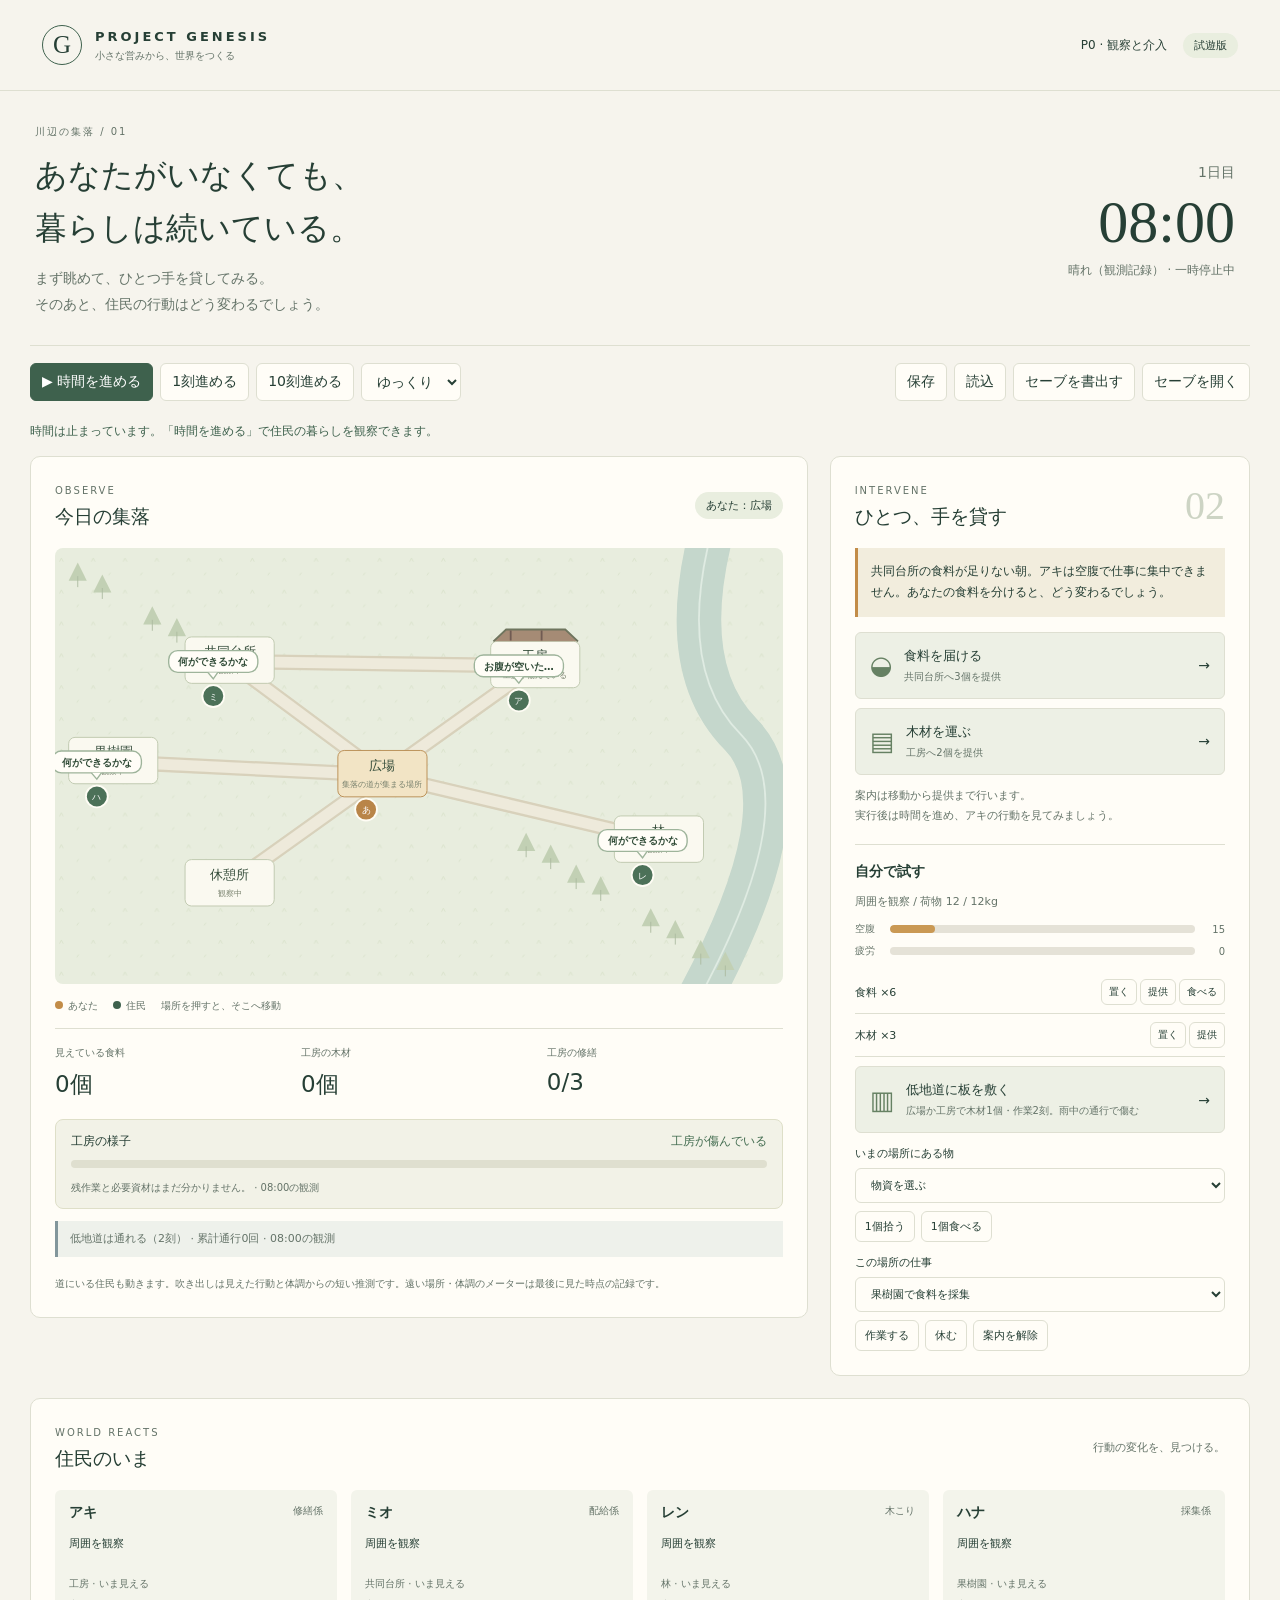
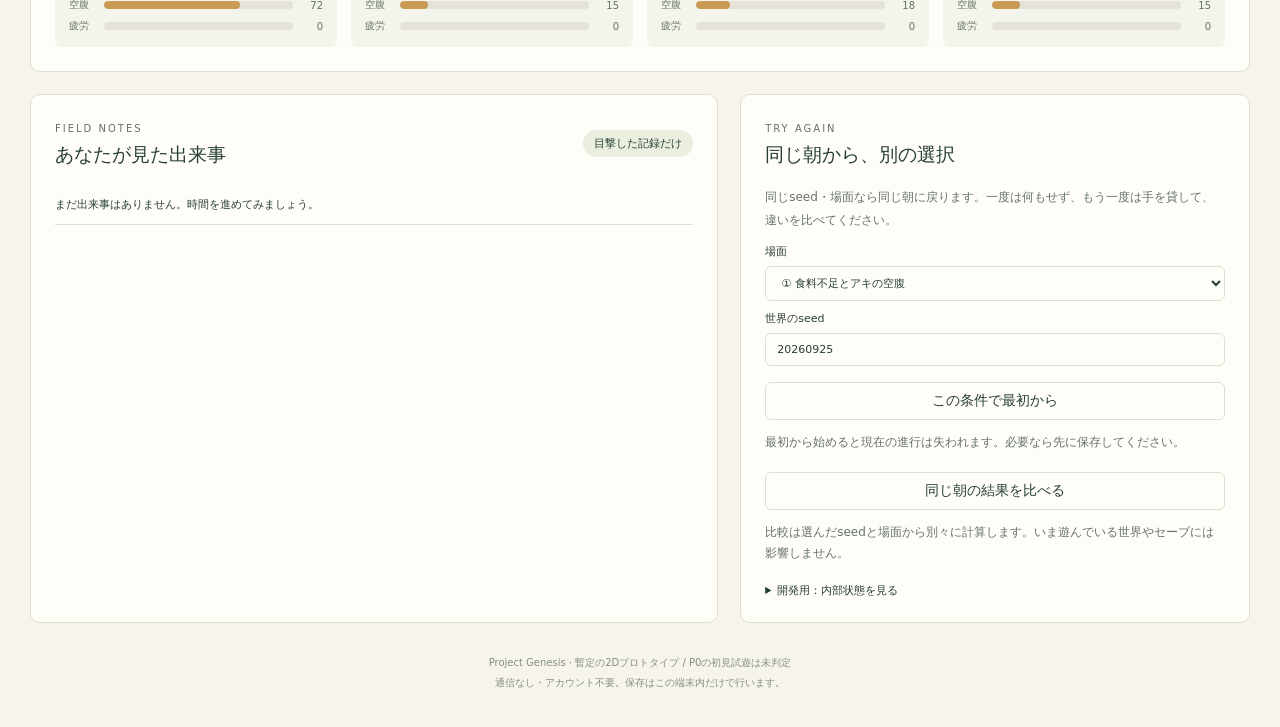
<file: Genesis_P0.html>
<!doctype html><html lang="ja"><head><meta charset="UTF-8"><meta name="viewport" content="width=device-width,initial-scale=1"><title>Project Genesis — 小さな営み</title><style>:root{--ink:#263f35;--muted:#647368;--paper:#f6f4ed;--panel:#fffdf7;--line:#dedfd1;--green:#3e614d;--gold:#c28c48}*{box-sizing:border-box}body{margin:0;background:var(--paper);color:var(--ink);font-family:'Yu Gothic','Hiragino Kaku Gothic ProN',system-ui,sans-serif;font-size:14px}header{max-width:1440px;margin:auto;display:flex;align-items:center;justify-content:space-between;padding:25px 42px;border-bottom:1px solid var(--line)}.brand{display:flex;gap:13px;align-items:center}.sigil{border:1px solid var(--green);border-radius:50%;width:40px;height:40px;display:grid;place-items:center;font-family:Georgia,serif;font-size:25px}.brand b{letter-spacing:3px;font-size:13px}.brand small{display:block;font-size:10px;color:var(--muted);margin-top:5px}.build{font-size:12px}.build span,.pill{background:#e9eedf;border-radius:20px;padding:6px 11px;font-size:11px;white-space:nowrap}.build span{margin-left:12px}main{max-width:1356px;margin:auto;padding:34px 30px}.top{display:flex;justify-content:space-between;align-items:center;padding:0 5px 27px}.eyebrow,.sectionhead small{font-size:10px;letter-spacing:2px;color:var(--muted)}h1{font-size:32px;line-height:1.65;font-weight:500;margin:10px 0}p{line-height:1.9;color:var(--muted)}.top p{margin:10px 0 0}.clock{text-align:right;padding:0 10px}.clock span,.clock small{display:block;color:var(--muted)}.clock strong{font-family:Georgia,serif;font-size:60px;font-weight:400;display:block;margin:6px 0}.toolbar{display:flex;justify-content:space-between;gap:14px;flex-wrap:wrap;border-top:1px solid var(--line);padding:17px 0 12px}.toolbar>div{display:flex;gap:7px;align-items:center;flex-wrap:wrap}button,select,input,.filebutton{font:inherit;color:var(--ink);background:var(--panel);border:1px solid var(--line);border-radius:6px;padding:9px 11px}button,.filebutton{cursor:pointer}button:hover,.filebutton:hover{border-color:var(--green);background:#edf0e5}button:focus-visible,select:focus-visible,input:focus-visible{outline:3px solid var(--gold);outline-offset:3px}button:disabled{opacity:.42;cursor:default}.primary{background:var(--green);color:white;border-color:var(--green)}.primary:hover{background:#294b37}.filebutton input{display:none}#feedback{min-height:43px;font-size:12px;padding:10px 0;color:var(--green)}#feedback.error{color:#9b4632}.layout{display:grid;grid-template-columns:minmax(0,1.85fr) minmax(300px,1fr);gap:22px}.panel{background:var(--panel);border:1px solid var(--line);border-radius:10px;padding:24px}.sectionhead{display:flex;align-items:center;justify-content:space-between;gap:10px;margin-bottom:18px}h2{font-size:19px;font-weight:500;margin:7px 0 0}h3{font-size:14px;margin:18px 0 8px}.number{font-family:Georgia,serif;font-size:40px;color:#cdd4c4}#map{background:#e8edde;border-radius:8px;overflow:hidden}#map svg{width:100%;height:auto;display:block}.place{cursor:pointer}.place rect:hover{stroke:#344d32;stroke-width:2}.mapnote{display:flex;gap:15px;align-items:center;margin:15px 0;font-size:10px;color:var(--muted)}.dot{display:inline-block;width:8px;height:8px;border-radius:50%;margin-right:5px}.player{background:var(--gold)}.npc{background:var(--green)}.metrics{display:grid;grid-template-columns:repeat(3,1fr);border-top:1px solid var(--line);padding-top:17px;gap:10px}.metrics small{display:block;font-size:10px;color:var(--muted)}.metrics b{display:block;margin-top:9px;font-size:23px;font-weight:400}.observation-note{font-size:10px;margin:17px 0 0}.situation{padding:13px;background:#f2eddd;border-left:3px solid var(--gold);line-height:1.8;margin-bottom:15px;font-size:12px}.guide{display:flex;width:100%;align-items:center;gap:12px;margin:9px 0;text-align:left;padding:14px;background:#edf0e5}.guide>span:last-child{margin-left:auto}.guide b{font-size:13px;font-weight:500}.guide small{display:block;font-size:10px;color:var(--muted);margin-top:5px}.icon{font-size:26px;color:#668163}.muted{font-size:11px;color:var(--muted);line-height:1.8}.divider{height:1px;background:var(--line);margin:18px 0}.row{display:flex;gap:6px;margin-top:8px;flex-wrap:wrap}.row button{font-size:11px;padding:7px 9px}.selectlabel{display:block;font-size:11px;margin-top:13px}select{max-width:100%}.selectlabel select{display:block;width:100%;margin-top:7px;font-size:11px}.inventory-item{display:flex;align-items:center;justify-content:space-between;gap:4px;padding:8px 0;border-bottom:1px solid var(--line);font-size:11px}.inventory-item button{font-size:10px;padding:5px 7px;margin-left:3px}.residents{margin-top:22px}.cards{display:grid;grid-template-columns:repeat(4,1fr);gap:14px}.card{padding:14px;background:#f3f4eb;border-radius:6px;min-height:123px}.card b{font-size:14px}.card .jobtag{float:right;color:var(--muted);font-size:10px}.card p{font-size:11px;margin:12px 0 8px;color:var(--ink);min-height:32px}.card small{font-size:10px;color:var(--muted)}.bottom{display:grid;grid-template-columns:1.35fr 1fr;gap:22px;margin-top:22px}#log{list-style:none;padding:0;margin:0;height:250px;overflow:auto}#log li{font-size:11px;line-height:1.8;padding:9px 0;border-bottom:1px solid var(--line)}#log time{color:#8c957d;font-variant-numeric:tabular-nums;margin-right:12px}.experiment p{font-size:12px}.experiment label{display:block;font-size:11px;margin:10px 0}.experiment input,.experiment select{display:block;width:100%;margin-top:7px}.experiment>button{width:100%;margin-top:6px}details{margin-top:18px;font-size:11px}summary{cursor:pointer}pre{max-height:260px;overflow:auto;white-space:pre-wrap;word-break:break-all;font-size:10px}footer{text-align:center;font-size:10px;color:#849080;line-height:2;margin:30px 0 0}@media(min-width:1100px){.world{align-self:start}#map svg{min-height:390px}}@media(max-width:900px){main{padding:20px 16px}header{padding:20px}.layout{grid-template-columns:1fr}.cards{grid-template-columns:repeat(2,1fr)}.bottom{grid-template-columns:1fr}.world{padding:18px}h1{font-size:25px}.clock strong{font-size:44px}.build{display:none}}@media(max-width:450px){.clock{padding:0}.clock strong{font-size:32px}.clock small{font-size:9px}.top h1{font-size:21px}.top p{font-size:11px}.panel{padding:17px}.toolbar button,.filebutton,.toolbar select{font-size:11px}.mapnote{gap:8px}.metrics b{font-size:20px}}
#comparison:empty{display:none}#comparison{margin-top:14px;padding:12px;border:1px solid var(--line);border-radius:6px;background:#f3f4eb}#comparison p{margin:0 0 8px;font-size:11px}#comparison p:last-child{margin:8px 0 0}.comparison-scroll{overflow-x:auto}#comparison table{width:100%;border-collapse:collapse;font-size:11px;white-space:nowrap}#comparison th,#comparison td{text-align:left;padding:7px 5px;border-bottom:1px solid var(--line)}#comparison th{font-weight:500}

.workshop-progress{margin-top:19px;padding:13px 15px;background:#f2f2e7;border-radius:8px;border:1px solid #dedfc8}.progress-top{display:flex;justify-content:space-between;gap:12px;align-items:baseline;font-size:12px}.progress-top b{font-weight:500}.progress-top span{color:#456e52}.progress-track{height:8px;margin:10px 0;background:#dfdfcf;border-radius:20px;overflow:hidden}.progress-track span{display:block;height:100%;width:0;background:#628866;border-radius:20px;transition:width .35s}.workshop-progress small{font-size:10px;color:var(--muted)}

.map-actor{pointer-events:none}.map-actor.memory{opacity:.32}.speech rect,.speech path{fill:#fffdf7;stroke:#9eb49b;stroke-width:1.5}.speech text{fill:#314c38;font-size:11px;font-weight:600}.need{display:grid;grid-template-columns:29px minmax(40px,1fr) 24px;align-items:center;gap:6px;margin-top:8px;font-size:10px;color:var(--muted)}.need strong{font-size:10px;font-weight:500;text-align:right;font-variant-numeric:tabular-nums}.need-track{height:8px;border-radius:10px;background:#e5e2d7;overflow:hidden}.need-track span{display:block;height:100%;border-radius:10px;transition:width .4s ease-out}.need-track .hunger{background:#ca9954}.need-track .fatigue{background:#668495}.need.unknown{opacity:.55}#playerNeeds{margin:9px 0 13px}.card .need{margin-top:7px}@media(prefers-reduced-motion:reduce){.need-track span,.progress-track span{transition:none}}
.road-state{padding:9px 12px;margin:12px 0 0;border-left:3px solid #82969b;background:#eef1eb;font-size:11px;line-height:1.6}
</style></head><body>
<header><div class="brand"><span class="sigil">G</span><div><b>PROJECT GENESIS</b><small>小さな営みから、世界をつくる</small></div></div><div class="build">P0 · 観察と介入 <span>試遊版</span></div></header>
<main><section class="top"><div><div class="eyebrow">川辺の集落 / 01</div><h1>あなたがいなくても、<br>暮らしは続いている。</h1><p>まず眺めて、ひとつ手を貸してみる。<br>そのあと、住民の行動はどう変わるでしょう。</p></div><div class="clock"><span id="day">1日目</span><strong id="clock">08:00</strong><small id="weather">晴れ · 一時停止中</small></div></section>
<section class="toolbar" aria-label="時間操作"><div><button id="play" class="primary">▶ 時間を進める</button><button id="step">1刻進める</button><button id="step10">10刻進める</button><select id="speed" aria-label="進む速さ"><option value="900">ゆっくり</option><option value="250">速く</option></select></div><div><button id="save">保存</button><button id="load">読込</button><button id="export">セーブを書出す</button><label class="filebutton">セーブを開く<input id="import" type="file" accept="application/json,.json"></label></div></section>
<div id="feedback" role="status" aria-live="polite">時間は止まっています。「時間を進める」で住民の暮らしを観察できます。</div>
<div class="layout"><section class="world panel"><div class="sectionhead"><div><small>OBSERVE</small><h2>今日の集落</h2></div><span class="pill" id="position">あなた：広場</span></div><div id="map" aria-label="集落の地図"></div><div class="mapnote"><span><i class="dot player"></i>あなた</span><span><i class="dot npc"></i>住民</span><span>場所を押すと、そこへ移動</span></div><div class="metrics"><div><small>見えている食料</small><b id="foodCount">0個</b></div><div><small>工房の木材</small><b id="woodCount">0個</b></div><div><small>工房の修繕</small><b id="repairCount">0/3</b></div></div><div class="workshop-progress" aria-live="polite"><div class="progress-top"><b>工房の様子</b><span id="workshopState">傷んだ屋根</span></div><div class="progress-track"><span id="workshopFill"></span></div><small id="workshopHint">木材2個と道具で1段階ずつ直ります。</small></div><p id="roadState" class="road-state" aria-live="polite"></p><p class="observation-note">道にいる住民も動きます。吹き出しは見えた行動と体調からの短い推測です。遠い場所・体調のメーターは最後に見た時点の記録です。</p></section>
<aside class="panel intervention"><div class="sectionhead"><div><small>INTERVENE</small><h2>ひとつ、手を貸す</h2></div><span class="number">02</span></div><div id="situation" class="situation"></div><button id="foodGuide" class="guide"><span class="icon">◒</span><span><b>食料を届ける</b><small>共同台所へ3個を提供</small></span><span>→</span></button><button id="woodGuide" class="guide"><span class="icon">▤</span><span><b>木材を運ぶ</b><small>工房へ2個を提供</small></span><span>→</span></button><p class="muted">案内は移動から提供まで行います。<br>実行後は時間を進め、アキの行動を見てみましょう。</p><div class="divider"></div><h3>自分で試す</h3><p id="playerState" class="muted"></p><div id="playerNeeds"></div><div id="inventory"></div><button id="boardRoad" class="guide"><span class="icon">▥</span><span><b>低地道に板を敷く</b><small>広場か工房で木材1個・作業2刻。雨中の通行で傷む</small></span><span>→</span></button><label class="selectlabel">いまの場所にある物<select id="ground" aria-label="いまの場所にある物"></select></label><div class="row"><button id="take">1個拾う</button><button id="eatGround">1個食べる</button></div><label class="selectlabel">この場所の仕事<select id="job" aria-label="仕事"><option value="forage">果樹園で食料を採集</option><option value="timber">林で木材を切り出す</option><option value="repair">工房を修繕する</option></select></label><div class="row"><button id="work">作業する</button><button id="rest">休む</button><button id="cancel">案内を解除</button></div></aside></div>
<section class="panel residents"><div class="sectionhead"><div><small>WORLD REACTS</small><h2>住民のいま</h2></div><span class="muted">行動の変化を、見つける。</span></div><div id="residents" class="cards"></div></section>
<div class="bottom"><section class="panel"><div class="sectionhead"><div><small>FIELD NOTES</small><h2>あなたが見た出来事</h2></div><span class="pill">目撃した記録だけ</span></div><ol id="log"></ol></section><section class="panel experiment"><div class="sectionhead"><div><small>TRY AGAIN</small><h2>同じ朝から、別の選択</h2></div></div><p>同じseed・場面なら同じ朝に戻ります。一度は何もせず、もう一度は手を貸して、違いを比べてください。</p><label>場面<select id="scenario"><option value="food">① 食料不足とアキの空腹</option><option value="wood">② 工房の木材不足</option></select></label><label>世界のseed<input id="seed" type="number" value="20260925" min="0" max="4294967295"></label><button id="reset">この条件で最初から</button><p class="muted">最初から始めると現在の進行は失われます。必要なら先に保存してください。</p><button id="compare">同じ朝の結果を比べる</button><div id="comparison" aria-live="polite"></div><p class="muted">比較は選んだseedと場面から別々に計算します。いま遊んでいる世界やセーブには影響しません。</p><details><summary>開発用：内部状態を見る</summary><p>この表示には住民が知らない情報も含みます。通常の観測ログとは別です。</p><pre id="debug"></pre></details></section></div>
<footer>Project Genesis · 暫定の2Dプロトタイプ / P0の初見試遊は未判定<br>通信なし・アカウント不要。保存はこの端末内だけで行います。</footer></main>
<script>/* Project Genesis P0. Pure simulation, no DOM, network or wall clock. */
(function (root) {
'use strict';
const BUILD = 'genesis-p0.1.9';
const INFORMATION_SCHEMA = 4;
const COMMUNICATION_DURATION = 1; // Provisional P0 action time; no automatic conversation.
const WORKSHOP_TARGET = 3;
// P0 ordinal component, not an RPG level or UI skill category. No learning/RNG.
const ABILITY_MAX = 2;
const ROLE_ABILITIES = {builder:{condition_analysis:ABILITY_MAX}};
const REPAIR_REQUIREMENTS = {remaining_work:{condition_analysis:1},materials:{condition_analysis:2}};
const LOW_ROAD = 'square|workshop';
const BOARD_STRENGTH = 3;
const PLACES = {
 square:{name:'広場',x:45,y:52,links:['kitchen','workshop','home','forest','orchard']},
 kitchen:{name:'共同台所',x:24,y:26,links:['square','workshop']},
 workshop:{name:'工房',x:66,y:27,links:['square','kitchen']},
 home:{name:'休憩所',x:24,y:77,links:['square']},
 forest:{name:'林',x:83,y:67,links:['square']},
 orchard:{name:'果樹園',x:8,y:49,links:['square']}
};
const JOBS = {
 forage:{name:'食料を採集',site:'orchard',duration:4,source:'food',yield:3},
 timber:{name:'木材を切り出す',site:'forest',duration:5,source:'wood',yield:3,tool:'cutting'},
 repair:{name:'工房を修繕',site:'workshop',duration:4,input:'wood',amount:2,tool:'cutting'}
};
const ITEMS = {food:{name:'食料',mass:1,nutrition:55},wood:{name:'木材',mass:2},tool:{name:'のこぎり',mass:2,capability:'cutting'}};
const clone = x => JSON.parse(JSON.stringify(x));
const fail = reason => ({ok:false,status:'FAIL',reason,diff:[]});
function random(w) { w.rng=(Math.imul(w.rng,1664525)+1013904223)>>>0;return w.rng/4294967296; }
function placeOf(w,e) { return w.actors[e.holder]?.place || e.place; }
function visible(from,to){return from===to||PLACES[from].links.includes(to);}
function roadKey(from,to){return [from,to].sort().join('|');}
function roads(){return {[LOW_ROAD]:{wet:false,planks:0,wear:0,crossings:0}};}
// Road observations retain the environmental cost (2..5), not another actor's ability.
// Only the environmental delay varies with existing physical state and carried load.
// 0.25 is a provisional P0 calibration, not a personality trait or medical model.
function travelCost(base,self,load=0){
 if(!self)return base;
 const strain=Math.min(1,Math.max(0,self.fatigue/100+1-self.health/100+load/self.capacity));
 return 2+Math.ceil(Math.max(0,base-2)*(0.25+0.75*strain));
}
function roadCost(w,from,to,actor=null){const r=w.roads?.[roadKey(from,to)];return travelCost(r?.wet&&!r.planks?5:2,actor,actor?mass(w,actor):0);}
// Signals are ephemeral observable snapshots, never live references into World Truth.
function roadSignal(w,from,to){
 const r=w.roads?.[roadKey(from,to)];
 return {subject:roadKey(from,to),property:'passage',locations:[from,to],
  value:{cost:roadCost(w,from,to),wet:!!r?.wet,planks:r?.planks??0,wear:r?.wear??0,crossings:r?.crossings??0}};
}
// Only existing visible construction progress is used: no invented roof-part model.
// These candidate attributes describe remaining JOBS work, not hidden inventory.
function repairSignal(w){
 const job=JOBS.repair,progress=Math.min(WORKSHOP_TARGET,w.repair),remaining=WORKSHOP_TARGET-progress;
 return {subject:job.site,property:'repair',locations:[job.site],
  value:{progress,damaged:remaining>0,remaining_work:remaining,materials:{[job.input]:remaining*job.amount}},
  requires:clone(REPAIR_REQUIREMENTS)};
}
function canPerceive(a,signal){return !!signal&&signal.locations.every(p=>visible(a.place,p));}
function signalWitnesses(w,signal){return Object.values(w.actors).filter(a=>canPerceive(a,signal)).map(a=>a.id);}
function perceive(a,signal,tick){
 if(!canPerceive(a,signal))return null;
 const reported=signal.report;
 return {subject:signal.subject,property:signal.property,value:clone(signal.value),observed_at:reported?reported.observed_at:tick,
  ...(reported?{received_at:tick}:signal.requires?{requires:clone(signal.requires)}:{}),
  source:{kind:reported?'reported':'direct',...(reported?{from:reported.from}:{}),observer:a.id,place:a.place}};
}
// Filter only acquired candidate attributes. Neither skill nor this calculation reads World.
// A report contains the speaker's interpreted claim, not raw cues to diagnose again.
function interpret(perception,actor){
 if(!perception)return null;
 const result=clone(perception),requirements=result.requires;delete result.requires;
 if(requirements&&result.source.kind!=='reported'){
  for(const [attribute,needs] of Object.entries(requirements))
   if(!Object.entries(needs).every(([component,minimum])=>(actor?.abilities&&Object.hasOwn(actor.abilities,component)?actor.abilities[component]:0)>=minimum))delete result.value[attribute];
 }
 return result;
}
function informationKey(subject,property){return JSON.stringify([subject,property]);}
// Content age wins. At equal age, own observation wins over hearsay; otherwise
// retain the existing record. Receipt time never rejuvenates the content.
function preferBelief(current,incoming){
 if(!incoming)return current;
 if(!current||incoming.observed_at>current.observed_at)return incoming;
 if(incoming.observed_at===current.observed_at&&current.source.kind==='reported'&&incoming.source.kind!=='reported')return incoming;
 return current;
}
// Adapter over the current retained records, not a second road conversation engine.
// Reports use a sparse subject/property map and do not invent remote place snapshots.
function retainedBelief(a,subject,property){
 let result;
 for(const b of Object.values(a.beliefs))for(const record of [...Object.values(b.roads??{}),...Object.values(b.information??{})])
  if(record.subject===subject&&record.property===property)result=preferBelief(result,record);
 return preferBelief(result,a.reports?.[informationKey(subject,property)]);
}
function messageSignal(speaker,subject,property){
 const record=retainedBelief(speaker,subject,property);if(!record)return null;
 return {subject:record.subject,property:record.property,value:clone(record.value),locations:[speaker.place],
  report:{from:speaker.id,observed_at:record.observed_at}};
}
function retainReport(receiver,incoming){
 const current=retainedBelief(receiver,incoming.subject,incoming.property);
 if(preferBelief(current,incoming)!==incoming)return;
 receiver.reports[informationKey(incoming.subject,incoming.property)]=incoming;
}
// Both decision and UI use the same selection; neither has a World Truth argument.
function roadRecord(beliefs,from,to,reports={}){
 return preferBelief(beliefs[from]?.roads?.[to],reports[informationKey(roadKey(from,to),'passage')]);
}
function roadBelief(beliefs,from,to,reports={}){return roadRecord(beliefs,from,to,reports)?.value;}
function seen(w,a,e) { return !e.hidden && (e.holder===a.id || visible(a.place,placeOf(w,e)) && !e.holder); }
function accessible(w,a,e) { return e && !e.hidden && (e.holder===a.id || !e.holder && e.place===a.place) && (e.owner==='public'||e.owner===a.id); }
function mass(w,a) { return w.items.filter(e=>e.holder===a.id).reduce((s,e)=>s+e.qty*e.mass,0); }
function stack(w,kind,qty,place,holder=null,owner='public') {
 const props=ITEMS[kind];
 const old=w.items.find(e=>e.kind===kind&&e.place===place&&e.holder===holder&&e.owner===owner&&!e.hidden);
 if(old) {old.qty+=qty;return old;}
 const e={id:'item-'+w.nextId++,kind,...props,qty,place,holder,owner,hidden:false}; w.items.push(e);return e;
}
function emit(w,actor,type,text,extra={}) {
 const a=w.actors[actor];
 const witnesses=Object.values(w.actors).filter(o=>o.id===actor||a&&visible(o.place,a.place)).map(o=>o.id);
 const e={id:w.nextEvent++,tick:w.tick,actor,type,text,witnesses,...extra};
 w.events.push(e);if(w.events.length>240)w.events.shift();return e;
}
function createWorld(seed=20260925,scenario='food') {
 if(!Number.isInteger(seed)||seed<0||seed>0xffffffff)throw Error('seedは0〜4294967295の整数');
 if(!['food','wood'].includes(scenario))throw Error('シナリオが不正');
 const w={schema_version:INFORMATION_SCHEMA,build:BUILD,seed,rng:seed,scenario,tick:0,nextId:1,nextEvent:1,actors:{},items:[],events:[],roads:roads(),sources:{food:240,wood:240},consumed:{food:0,wood:0},repair:0};
 const names=[['player','あなた','visitor','square'],['aki','アキ','builder','workshop'],['mio','ミオ','carrier','kitchen'],['ren','レン','logger','forest'],['hana','ハナ','gatherer','orchard']];
 for(const [id,name,role,place] of names)w.actors[id]={id,name,role,place,capacity:12,health:100,hunger:id==='aki'?(scenario==='food'?72:12):12+Math.floor(random(w)*8),fatigue:0,pending:null,queue:[],beliefs:{},reports:{},abilities:{condition_analysis:0,...ROLE_ABILITIES[role]},status:'周囲を観察',reason:'自分で次の行動を選びます'};
 stack(w,'food',6,null,'player','player');stack(w,'wood',3,null,'player','player');
 stack(w,'tool',1,'workshop');stack(w,'tool',1,'forest');
 observe(w);return w;
}
function observe(w) {
 for(const a of Object.values(w.actors))for(const p of [a.place,...PLACES[a.place].links]){
 const items=w.items.filter(e=>seen(w,a,e)&&placeOf(w,e)===p).map(e=>clone(e));
 // A visible place does not imply every road leaving it is fully observable.
 // Retain individual road records when only part of their footprint is visible.
 const observedRoads={...a.beliefs[p]?.roads};
 for(const to of PLACES[p].links){
  const belief=interpret(perceive(a,roadSignal(w,p,to),w.tick),a);
  if(belief)observedRoads[to]=belief;
 }
 const information={};
 const repair=p===JOBS.repair.site?interpret(perceive(a,repairSignal(w),w.tick),a):null;
 if(repair)information[informationKey(repair.subject,repair.property)]=repair;
 a.beliefs[p]={tick:w.tick,items,actors:Object.values(w.actors).filter(o=>o.place===p).map(o=>({id:o.id,name:o.name,place:o.place,status:o.status,hunger:o.hunger,fatigue:o.fatigue,health:o.health,moveTo:o.pending?.command.type==='move'?o.pending.command.to:null,moveRemaining:o.pending?.command.type==='move'?o.pending.remaining:null,moveDuration:o.pending?.command.type==='move'?o.pending.duration??2:null})),roads:observedRoads,information,repair:repair?.value.progress??null,source:w.sources[p==='orchard'?'food':p==='forest'?'wood':'']??null};
 }
}
function available(w,a,kind) {return w.items.filter(e=>accessible(w,a,e)&&e.kind===kind).reduce((s,e)=>s+e.qty,0);}
function consume(w,a,kind,qty){
 for(const e of w.items.filter(e=>accessible(w,a,e)&&e.kind===kind)){const n=Math.min(qty,e.qty);e.qty-=n;qty-=n;if(qty===0)break;}
 w.items=w.items.filter(e=>e.qty>0);w.consumed[kind]+=arguments[3];
}
function validate(w,c,completion=false){
 if(!c||typeof c!=='object')return '行為が不正です';
 const a=Object.hasOwn(w.actors,c.actor)?w.actors[c.actor]:null;if(!a)return '主体が存在しません';
 if(a.pending&&!completion)return 'いまの行動が終わるまで待ってください';
 if(a.health<=0)return '行動できる体調ではありません';
 if(c.type==='communicate'){
  const receiver=Object.hasOwn(w.actors,c.to)?w.actors[c.to]:null;
  if(!receiver||receiver.id===a.id||receiver.place!==a.place)return '情報は同じ場所にいる別の相手へ伝えてください';
  if(Object.keys(c).some(k=>!['actor','type','to','subject','property'].includes(k))||typeof c.subject!=='string'||typeof c.property!=='string')return '伝達は保持情報の対象と属性だけを指定してください';
  return retainedBelief(a,c.subject,c.property)?null:'その情報は保持していません';
 }
 if(c.type==='move')return PLACES[a.place].links.includes(c.to)?null:'隣接する場所だけへ移動できます';
 if(c.type==='layBoards'){
  if(c.road!==LOW_ROAD||!['square','workshop'].includes(a.place))return '低地道の端で作業してください';
  if(w.roads[LOW_ROAD].planks)return 'この道にはすでに板が敷かれています';
  if(a.health<35||a.hunger>=85||a.fatigue>=90)return '体調を整えてから道を直してください';
  return available(w,a,'wood')>=1?null:'木材が1個必要です';
 }
 if(c.type==='rest'||c.type==='wait')return null;
 if(c.type==='work'){
 const j=JOBS[c.job];if(!j)return '未定義の仕事です';
 if(a.place!==j.site)return PLACES[j.site].name+'へ移動してください';
 if(c.job==='repair'&&w.repair>=WORKSHOP_TARGET)return '工房の修繕は完了しています';
 if(a.health<35)return '負傷のため作業できません。休息してください';
 if(a.hunger>=85)return '空腹が強すぎます。まず食事が必要です';
 if(a.fatigue>=90)return '疲労が強すぎます。休息が必要です';
 if(j.tool&&!w.items.some(e=>accessible(w,a,e)&&e.capability===j.tool))return '切断できる道具がこの場所にありません';
 if(j.input&&available(w,a,j.input)<j.amount)return '木材が2個必要です';
 if(j.source&&w.sources[j.source]<j.yield)return '採集できる資源が残っていません';
 if(j.source&&mass(w,a)+j.yield*ITEMS[j.source].mass>a.capacity)return '荷物が重すぎます。置いてから作業してください';
 return null;
 }
 const e=w.items.find(e=>e.id===c.item);
 if(!e)return '物資が見つかりません。誰かが移動・消費した可能性があります';
 if(!Number.isInteger(c.qty)||c.qty<=0||c.qty>e.qty)return '数量は在庫以内の正の整数にしてください';
 if(!accessible(w,a,e))return 'その物資には届かないか、使用する権限がありません';
 if(c.type==='take'){
 if(e.holder)return 'すでに誰かが運んでいます';
 return mass(w,a)+e.mass*c.qty>a.capacity?'運搬上限12kgを超えています':null;
 }
 if(c.type==='drop')return e.holder===a.id?null:'自分が持っている物だけ置けます';
 if(c.type==='give'){
 if(e.holder!==a.id||e.owner!==a.id)return '寄付・譲渡は自分の所持品で行ってください';
 if(c.to==='public')return null;
 const b=w.actors[c.to];if(!b||b.place!==a.place||b.id===a.id)return '相手と同じ場所にいる必要があります';
 return mass(w,b)+e.mass*c.qty>b.capacity?'相手がこれ以上持てません':null;
 }
 if(c.type==='eat')return e.nutrition&&c.qty===1?null:'一度に食べられる食料1個を選んでください';
 return '未実装の行為です';
}
function apply(w,c){
 const a=w.actors[c.actor];
 if(c.type==='communicate'){
  const receiver=w.actors[c.to],signal=messageSignal(a,c.subject,c.property);
  const incoming=interpret(perceive(receiver,signal,w.tick),receiver);
  retainReport(receiver,incoming);
  // Receiver selection is private; no implicit feedback about its other memories.
  return receiver.name+'へ情報を伝えた';
 }
 if(c.type==='move') {
  if(roadKey(a.place,c.to)===LOW_ROAD){const r=w.roads[LOW_ROAD];r.crossings++;
   if(r.wet&&r.planks){r.wear++;if(r.wear>=BOARD_STRENGTH){r.planks=0;emit(w,a.id,'road','雨中の通行で低地道の板が傷み、外れた');}}
  }
  a.place=c.to;return PLACES[c.to].name+'へ到着';
 }
 if(c.type==='layBoards'){consume(w,a,'wood',1);w.roads[LOW_ROAD].planks=1;w.roads[LOW_ROAD].wear=0;return '木材1個で低地道に板を敷いた';}
 if(c.type==='rest'){a.fatigue=Math.max(0,a.fatigue-32);a.health=Math.min(100,a.health+12);return '休息して体調を整えた';}
 if(c.type==='wait')return '周囲を観察した';
 if(c.type==='work'){
 const j=JOBS[c.job];
 if(j.input){consume(w,a,j.input,j.amount);w.repair++;}
 if(j.source){w.sources[j.source]-=j.yield;stack(w,j.source,j.yield,null,a.id,a.id);}
 a.fatigue=Math.min(100,a.fatigue+12);return j.name+'した'+(j.source?'（'+j.yield+'個）':'（木材2個を使用）');
 }
 const e=w.items.find(e=>e.id===c.item);
 if(c.type==='eat'){e.qty--;a.hunger=Math.max(0,a.hunger-e.nutrition);w.consumed.food++;w.items=w.items.filter(e=>e.qty>0);return '食事をした。空腹が和らいだ';}
 const kind=e.kind;const owner=e.owner;e.qty-=c.qty;w.items=w.items.filter(e=>e.qty>0);
 if(c.type==='take'){stack(w,kind,c.qty,null,a.id,owner);return ITEMS[kind].name+c.qty+'個を運び始めた';}
 if(c.type==='drop'){stack(w,kind,c.qty,a.place,null,owner);return ITEMS[kind].name+c.qty+'個を置いた（所有権は維持）';}
 if(c.type==='give'){
 stack(w,kind,c.qty,c.to==='public'?a.place:null,c.to==='public'?null:c.to,c.to);
 return ITEMS[kind].name+c.qty+'個を'+(c.to==='public'?'共同備蓄':w.actors[c.to].name)+'へ提供した';
 }
}
function command(w,c){
 const reason=validate(w,c);if(reason)return fail(reason);
 const a=w.actors[c.actor];const before=clone({actor:a,items:w.items,repair:w.repair,roads:w.roads,sources:w.sources,consumed:w.consumed});
 const durations={rest:4,wait:1,layBoards:2,communicate:COMMUNICATION_DURATION};const duration=c.type==='work'?JOBS[c.job].duration:c.type==='move'?roadCost(w,a.place,c.to,a):durations[c.type];
 if(duration){a.pending={command:clone(c),remaining:duration,duration};a.status=c.type==='move'?PLACES[c.to].name+'へ移動中':c.type==='work'?JOBS[c.job].name+'中':c.type==='layBoards'?'低地道に板を敷いている':c.type==='communicate'?'情報を伝えている':c.type==='rest'?'休息中'+(c.reason?'（'+c.reason+'）':''):'観察中';emit(w,a.id,'start',a.name+'：'+a.status,c.type==='communicate'?{witnesses:[a.id,c.to]}:{});}
 else{const message=apply(w,c);a.status=message;emit(w,a.id,c.type,a.name+'：'+message);}
 observe(w);
 return {ok:true,status:'PASS',reason:duration?'開始しました':a.status,diff:[{before,after:clone({actor:a,items:w.items,repair:w.repair,roads:w.roads,sources:w.sources,consumed:w.consumed})}]};
}
function path(from,to,beliefs={},actorView=null){
 const load=actorView?.inventory.reduce((s,e)=>s+e.qty*e.mass,0)??0;
 const best={[from]:0},queue=[{at:from,cost:0,steps:[]}];
 while(queue.length){queue.sort((a,b)=>a.cost-b.cost);const cur=queue.shift();if(cur.cost!==best[cur.at])continue;
 if(cur.at===to)return cur.steps;
 for(const next of PLACES[cur.at].links){const cost=cur.cost+travelCost(roadBelief(beliefs,cur.at,next,actorView?.self.reports)?.cost??2,actorView?.self,load);
 if(best[next]===undefined||cost<best[next]){best[next]=cost;queue.push({at:next,cost,steps:[...cur.steps,next]});}}
 }return [];
}
// Only the actor's own state and observations cross the decision boundary.
function view(w,id){const a=clone(w.actors[id]);return {tick:w.tick,self:a,inventory:w.items.filter(e=>e.holder===id).map(clone)};}
function decide(v){
 const a=v.self, local=a.beliefs[a.place], inv=v.inventory;
 const c=(type,extra={})=>({actor:a.id,type,...extra});
 const walk=to=>c('move',{to:path(a.place,to,a.beliefs,v)[0]});
 const own=kind=>inv.find(e=>e.kind===kind);
 const usable=(o,kind)=>o?.items.find(e=>e.kind===kind&&(e.owner==='public'||e.owner===a.id)&&(!e.holder||e.holder===a.id));
 if(a.health<35||a.fatigue>=72){a.reason='体調・疲労を優先';return c('rest');}
 if(a.hunger>=55){
 const f=own('food')||usable(local,'food');if(f)return c('eat',{item:f.id,qty:1});
 const known=Object.entries(a.beliefs).find(([p,b])=>p!==a.place&&usable(b,'food'));
 if(known)return walk(known[0]);
 // The kitchen is known public geography, not knowledge of its current inventory.
 if(a.place!=='kitchen'&&!a.beliefs.kitchen)return walk('kitchen');
 if(a.place!=='orchard')return walk('orchard');
 return local.source>=3?c('work',{job:'forage'}):c('rest');
 }
 const cargo=own('food')||own('wood');
 if(cargo){const to=cargo.kind==='food'?'kitchen':'workshop';if(a.place!==to)return walk(to);return c(cargo.owner===a.id?'give':'drop',{item:cargo.id,qty:cargo.qty,to:'public'});}
 if(a.role==='builder'){
 if((retainedBelief(a,JOBS.repair.site,'repair')?.value.progress??a.beliefs.workshop?.repair??0)>=WORKSHOP_TARGET){
 if(a.place==='workshop'&&roadBelief(a.beliefs,'square','workshop',a.reports)?.wear>=BOARD_STRENGTH&&local.items.some(e=>e.kind==='wood'&&(e.owner==='public'||e.owner===a.id)))return c('layBoards',{road:LOW_ROAD});
 const pantry=a.beliefs.kitchen;
 const food=pantry?.items.filter(e=>e.kind==='food'&&e.owner==='public'&&!e.holder).reduce((s,e)=>s+e.qty,0);
 if(food===undefined||food<3){if(a.place!=='orchard')return walk('orchard');return local.source>=3?c('work',{job:'forage'}):c('rest',{reason:'採集できる食料がない'});}
 return c('rest',{reason:'工房の修繕が完了し、備蓄もある'});
 }
 if(a.place!=='workshop')return walk('workshop');
 const tool=local.items.some(e=>e.capability==='cutting'&&(e.owner==='public'||e.owner===a.id));
 if(!tool)return c('rest',{reason:'道具が見つからない'});
 const wood=local.items.filter(e=>e.kind==='wood'&&(e.owner==='public'||e.owner===a.id)).reduce((s,e)=>s+e.qty,0);
 if(wood>=2)return c('work',{job:'repair'});
 const road=roadBelief(a.beliefs,'square','workshop',a.reports);
 if(wood>=1&&!road?.planks&&road?.wear>=BOARD_STRENGTH)return c('layBoards',{road:LOW_ROAD});
 return c('rest',{reason:'木材が2個必要'});
 }
 if(a.role==='logger'){if(a.place!=='forest')return walk('forest');return c('work',{job:'timber'});}
 if(a.role==='gatherer'){if(a.place!=='orchard')return walk('orchard');return c('work',{job:'forage'});}
 // Carrier checks the public pantry before collecting provisions. No hidden stock lookup.
 if(a.role==='carrier'){
 if(a.place==='kitchen'&&usable(local,'food'))return c('rest');
 if(a.place!=='orchard')return walk('orchard');return c('work',{job:'forage'});
 }
 return c('wait');
}
function step(w,count=1){
 if(!Number.isInteger(count)||count<1||count>10000)throw Error('進める時間が不正');
 for(let n=0;n<count;n++){
 effect(w,{type:'tick'});
 for(const a of Object.values(w.actors)){
 if(a.pending){
 if(a.pending.remaining<=0){const c=a.pending.command;a.pending=null;const reason=validate(w,c,true);
 if(reason){a.status='中断：'+reason;emit(w,a.id,'cancel',a.name+'：'+a.status,c.type==='communicate'?{witnesses:[a.id,c.to]}:{});}
 else{const msg=apply(w,c);a.status=msg;emit(w,a.id,'complete',a.name+'：'+msg,c.type==='communicate'?{witnesses:[a.id,c.to]}:{});}
 }
 }
 }
 observe(w);
 for(const a of Object.values(w.actors)){
 if(a.pending)continue;
 if(a.queue[0]?.type==='travel'){
  if(a.place===a.queue[0].to)a.queue.shift();
  else{const next=path(a.place,a.queue[0].to,a.beliefs,view(w,a.id))[0];const r=command(w,{actor:a.id,type:'move',to:next});
   if(!r.ok){a.queue=[];a.status='案内を中断：'+r.reason;emit(w,a.id,'cancel',a.name+'：'+a.status);}continue;}
 }
 if(a.queue.length){const c=a.queue.shift();const r=command(w,c);if(!r.ok){a.queue=[];a.status='案内を中断：'+r.reason;emit(w,a.id,'cancel',a.name+'：'+a.status,c.type==='communicate'?{witnesses:[a.id,c.to]}:{});}continue;}
 if(a.id==='player')continue;
 const c=decide(view(w,a.id));
 a.reason=c.type==='eat'?'食料を見つけ、空腹を解消':c.type==='work'?'観測した道具・資源で仕事を進める':c.type==='layBoards'?'板の破損と木材を観測し、道を補修':c.type==='rest'?(a.health<35?'負傷により作業を中断':a.role==='builder'?'資材・道具不足、または疲労。いったん休息':'備蓄あり、または疲労。いったん休息'):'必要なものがある場所を確認する';
 const r=command(w,c);if(!r.ok){a.status=r.reason;command(w,{actor:a.id,type:'rest'});}
 }
 }
 return w;
}
function route(w,actor,to){const a=w.actors[actor];if(!a||!PLACES[to])return fail('行き先が不正');if(a.pending)return fail('移動・作業が終わるまで待ってください');a.queue=[{actor,type:'travel',to}];return {ok:true,reason:'移動を予約しました'};}
function guide(w,kind){
 const a=w.actors.player;if(a.pending||a.queue.length)return fail('いまの案内が終わるまで待ってください');
 const item=w.items.find(e=>e.holder==='player'&&e.kind===kind&&e.owner==='player');if(!item)return fail('自分の'+ITEMS[kind].name+'がありません');
 const to=kind==='food'?'kitchen':'workshop';route(w,'player',to);
 a.queue.push({actor:'player',type:'give',item:item.id,qty:Math.min(kind==='food'?3:2,item.qty),to:'public'});
 return {ok:true,reason:PLACES[to].name+'へ運び、共同備蓄へ提供します'};
}
// Two independent worlds make the intervention visible without altering the live save.
function compare(seed,scenario){
 const summarize=w=>{
  const observed=w.actors.player.beliefs.workshop;
  return {repair:observed.repair,wood:observed.items.filter(e=>e.kind==='wood'&&e.owner==='public'&&!e.holder).reduce((n,e)=>n+e.qty,0)};
 };
 const run=intervention=>{
  const w=createWorld(seed,scenario);
  if(intervention){const r=guide(w,scenario);if(!r.ok)throw Error(r.reason);}
  step(w,10);
  const at10=summarize(w);
  step(w,14);
  const firstRepair=w.events.find(e=>e.actor==='aki'&&e.type==='complete'&&e.text.includes('工房を修繕'));
  const delivery=w.events.find(e=>e.actor==='player'&&e.type==='give'&&e.text.includes('共同備蓄'));
  return {at10,firstRepairTick:firstRepair?.tick??null,deliveryTick:delivery?.tick??null};
 };
 return {seed,scenario,control:run(false),intervention:run(true)};
}
// System effects are distinct from agent actions; callers cannot impersonate a
// system effect through command(). Tick/metabolism and injury have explicit inputs.
function effect(w,e){
 if(e.type==='injury'){
 const a=w.actors[e.actor];if(!a||!Number.isFinite(e.amount)||e.amount<0)return fail('負傷量が不正');
 const before=a.health;a.health=Math.max(0,a.health-e.amount);emit(w,a.id,'injury',a.name+'が負傷した');observe(w);
 return {ok:true,diff:[{actor:a.id,healthBefore:before,healthAfter:a.health}]};
 }
 if(e.type!=='tick')return fail('未定義のシステム作用');
 w.tick++;
 if(w.tick===12){w.roads[LOW_ROAD].wet=true;emit(w,null,'weather','雨で低地道がぬかるんだ',{witnesses:signalWitnesses(w,roadSignal(w,...LOW_ROAD.split('|')))});}
 if(w.tick===24){w.roads[LOW_ROAD].wet=false;emit(w,null,'weather','雨がやみ、低地道が乾いた',{witnesses:signalWitnesses(w,roadSignal(w,...LOW_ROAD.split('|')))});}
 for(const a of Object.values(w.actors)){
 a.hunger=Math.min(100,a.hunger+0.38);a.fatigue=Math.min(100,a.fatigue+0.12);
 if(a.pending)a.pending.remaining--;
 }
 emit(w,null,'system','時間経過と代謝');
 return {ok:true,diff:[{tick:w.tick}]};
}
function injury(w,id,amount){return effect(w,{type:'injury',actor:id,amount});}
function publicEvents(w,id='player'){return w.events.filter(e=>e.witnesses.includes(id)).map(({id,tick,type,text})=>({id,tick,type,text}));}
function totals(w){const t={...w.sources};for(const e of w.items)if(e.kind in t)t[e.kind]+=e.qty;for(const k of Object.keys(t))t[k]+=w.consumed[k];return t;}
function serialize(w){return JSON.stringify(w);}
function load(text){
 if(typeof text!=='string'||text.length>2000000)throw Error('セーブが大きすぎるか形式が不正です');
 const w=JSON.parse(text);
 if(![1,2,3,INFORMATION_SCHEMA].includes(w.schema_version))throw Error('非対応のセーブ形式です（対応: schema 1 / 2 / 3 / 4）');
 const int=n=>Number.isSafeInteger(n)&&n>=0;
 const place=p=>typeof p==='string'&&Object.hasOwn(PLACES,p);
 const short=s=>typeof s==='string'&&s.length<=500;
 const validPassage=r=>r&&[2,5].includes(r.cost)&&typeof r.wet==='boolean'&&[0,1].includes(r.planks)&&
  (r.wear===undefined||int(r.wear)&&r.wear<=BOARD_STRENGTH&&(!r.planks||r.wear<BOARD_STRENGTH))&&
  (r.crossings===undefined||int(r.crossings));
 const passageSubjects=new Set(Object.entries(PLACES).flatMap(([p,site])=>site.links.map(n=>roadKey(p,n))));
 const validRepair=r=>r&&typeof r==='object'&&!Array.isArray(r)&&
  Object.keys(r).every(k=>['progress','damaged','remaining_work','materials'].includes(k))&&
  int(r.progress)&&r.progress<=WORKSHOP_TARGET&&r.damaged===(r.progress<WORKSHOP_TARGET)&&
  (r.remaining_work===undefined||r.remaining_work===WORKSHOP_TARGET-r.progress)&&
  (r.materials===undefined||r.remaining_work!==undefined&&r.materials&&Object.keys(r.materials).join(',')===JOBS.repair.input&&r.materials[JOBS.repair.input]===r.remaining_work*JOBS.repair.amount);
 const validPayload=record=>record&&(passageSubjects.has(record.subject)&&record.property==='passage'?validPassage(record.value):
  w.schema_version===INFORMATION_SCHEMA&&record.subject===JOBS.repair.site&&record.property==='repair'&&validRepair(record.value));
 const actorIds=['aki','hana','mio','player','ren'];
 // Earlier schema-1 saves have no road state. Their existing world continues on a dry road.
 if(w.roads===undefined)w.roads=roads();
 if(w.roads?.[LOW_ROAD]?.wear===undefined)w.roads[LOW_ROAD].wear=0;
 if(w.roads?.[LOW_ROAD]?.crossings===undefined)w.roads[LOW_ROAD].crossings=0;
 if(!w.roads||Object.keys(w.roads).join(',')!==LOW_ROAD||typeof w.roads[LOW_ROAD]?.wet!=='boolean'||![0,1].includes(w.roads[LOW_ROAD].planks)||!int(w.roads[LOW_ROAD].wear)||w.roads[LOW_ROAD].wear>BOARD_STRENGTH||w.roads[LOW_ROAD].planks&&w.roads[LOW_ROAD].wear>=BOARD_STRENGTH||!int(w.roads[LOW_ROAD].crossings))throw Error('道路状態が不正です');
 const validItem=e=>e&&typeof e.id==='string'&&/^item-[1-9][0-9]*$/.test(e.id)&&Number(e.id.slice(5))<w.nextId&&Object.hasOwn(ITEMS,e.kind)&&int(e.qty)&&e.qty>0&&e.mass===ITEMS[e.kind].mass&&e.nutrition===ITEMS[e.kind].nutrition&&e.capability===ITEMS[e.kind].capability&&['public',...actorIds].includes(e.owner)&&typeof e.hidden==='boolean'&&short(e.name)&&(e.holder?actorIds.includes(e.holder)&&e.place===null:place(e.place));
 if(!int(w.tick)||!int(w.seed)||!int(w.rng)||w.rng>0xffffffff||!int(w.nextId)||!int(w.nextEvent)||!int(w.repair)||!['food','wood'].includes(w.scenario))throw Error('セーブの時刻・識別情報が不正です');
 if(!w.actors||Object.keys(w.actors).sort().join(',')!=='aki,hana,mio,player,ren'||!Array.isArray(w.items)||w.items.length>2000||!Array.isArray(w.events)||w.events.length>240)throw Error('セーブの世界構造が不正です');
 for(const [id,a] of Object.entries(w.actors)){
 if(a.id!==id||!place(a.place)||!short(a.status)||!short(a.reason)||typeof a.name!=='string'||a.name.length>40||!['visitor','builder','carrier','logger','gatherer'].includes(a.role)||a.capacity!==12||![a.health,a.hunger,a.fatigue].every(n=>Number.isFinite(n)&&n>=0&&n<=100)||!Array.isArray(a.queue)||a.queue.length>30||!a.beliefs)throw Error('主体データが不正です');
 // Only current payloads enter saves; interpretation/communication are common rules.
 if(w.schema_version<INFORMATION_SCHEMA&&a.abilities!==undefined)throw Error('旧schemaに能力情報は保存できません');
 if(w.schema_version===INFORMATION_SCHEMA&&(!a.abilities||typeof a.abilities!=='object'||Array.isArray(a.abilities)||
  Object.entries(a.abilities).some(([component,n])=>component!=='condition_analysis'||!int(n)||n>ABILITY_MAX)))throw Error('能力データが不正です');
 if(w.schema_version<3&&a.reports!==undefined)throw Error('旧schemaに伝聞情報は保存できません');
 if(w.schema_version>=3){
  if(!a.reports||typeof a.reports!=='object'||Array.isArray(a.reports)||Object.keys(a.reports).length>passageSubjects.size+(w.schema_version===INFORMATION_SCHEMA?1:0))throw Error('伝聞データが不正です');
  for(const [key,record] of Object.entries(a.reports)){
   if(!validPayload(record)||key!==informationKey(record.subject,record.property)||record.requires!==undefined||
    !int(record.observed_at)||!int(record.received_at)||record.observed_at>record.received_at||record.received_at>w.tick||
    record.source?.kind!=='reported'||record.source.observer!==id||!actorIds.includes(record.source.from)||record.source.from===id||!place(record.source.place))throw Error('伝聞レコードが不正です');
  }
 }
 const validCmd=c=>c&&c.actor===id&&['move','rest','wait','work','take','give','drop','eat','layBoards','travel','communicate'].includes(c.type)&&(c.reason===undefined||short(c.reason))&&(c.type!=='move'&&c.type!=='travel'||place(c.to))&&(c.type!=='work'||Object.hasOwn(JOBS,c.job))&&(c.type!=='layBoards'||c.road===LOW_ROAD)&&(c.type!=='communicate'||actorIds.includes(c.to)&&c.to!==id&&short(c.subject)&&short(c.property)&&Object.keys(c).every(k=>['actor','type','to','subject','property'].includes(k)));
 if(a.pending&&(!int(a.pending.remaining)||a.pending.remaining<1||a.pending.remaining>5||a.pending.duration!==undefined&&(!int(a.pending.duration)||a.pending.duration<1||a.pending.duration>5)||!validCmd(a.pending.command)||a.pending.command.type==='travel')||a.queue.some(c=>!validCmd(c)))throw Error('進行中の行為が不正です');
 if(a.pending?.command.type==='communicate'&&(a.pending.duration!==COMMUNICATION_DURATION||a.pending.remaining>COMMUNICATION_DURATION))throw Error('伝達行為の時間が不正です');
 for(const [p,b] of Object.entries(a.beliefs)){
  if(!place(p)||!b||!Array.isArray(b.items)||b.items.some(e=>!validItem(e))||!Array.isArray(b.actors)||!int(b.tick)||b.tick>w.tick||!(b.repair===null||int(b.repair))||!(b.source===null||int(b.source)))throw Error('観測データが不正です');
  if(w.schema_version<INFORMATION_SCHEMA&&b.information!==undefined)throw Error('旧schemaに解釈情報は保存できません');
  if(b.information!==undefined){
   if(!b.information||typeof b.information!=='object'||Array.isArray(b.information)||Object.keys(b.information).length>1)throw Error('解釈情報が不正です');
   for(const [key,r] of Object.entries(b.information)){
    if(p!==JOBS.repair.site||!validPayload(r)||r.property!=='repair'||key!==informationKey(r.subject,r.property)||
     r.requires!==undefined||!int(r.observed_at)||r.observed_at>b.tick||r.received_at!==undefined||r.source?.kind!=='direct'||
     r.source.observer!==id||r.source.from!==undefined||!place(r.source.place)||!canPerceive({place:r.source.place},{locations:[p]})||
     b.repair!==r.value.progress)throw Error('解釈レコードが不正です');
   }
  }
  for(const o of b.actors){
   if(!o||!actorIds.includes(o.id)||!place(o.place)||!short(o.name)||!short(o.status)||['hunger','fatigue','health'].some(k=>o[k]!==undefined&&(!Number.isFinite(o[k])||o[k]<0||o[k]>100)))throw Error('観測データが不正です');
   if(o.moveTo!==undefined&&o.moveTo!==null&&(!place(o.moveTo)||!PLACES[o.place].links.includes(o.moveTo)))throw Error('観測データが不正です');
   if(o.moveRemaining!==undefined&&o.moveRemaining!==null&&(!int(o.moveRemaining)||o.moveRemaining<1||o.moveRemaining>5))throw Error('観測データが不正です');
   if(o.moveDuration!==undefined&&o.moveDuration!==null&&(!int(o.moveDuration)||o.moveDuration<2||o.moveDuration>5))throw Error('観測データが不正です');
   if((o.moveTo===null)!==(o.moveRemaining===null)||o.moveDuration!==undefined&&(o.moveTo===null)!==(o.moveDuration===null))throw Error('観測データが不正です');
  }
  if(b.roads!==undefined){
   if(!b.roads||typeof b.roads!=='object'||Array.isArray(b.roads))throw Error('観測データが不正です');
   for(const [n,record] of Object.entries(b.roads)){
    if(!PLACES[p].links.includes(n))throw Error('観測データが不正です');
    const r=w.schema_version===1?record:record?.value;
    if(!validPassage(r))throw Error('観測データが不正です');
    if(w.schema_version!==1&&(
     record.subject!==roadKey(p,n)||record.property!=='passage'||!int(record.observed_at)||record.observed_at>b.tick||
     !record.source||record.source.observer!==id||record.received_at!==undefined||record.source.from!==undefined||
     !(record.source.kind==='direct'&&place(record.source.place)&&canPerceive({place:record.source.place},{locations:[p,n]})||record.source.kind==='legacy-observation'&&record.source.place===null)
    ))throw Error('情報レコードが不正です');
   }
  }
 }
 }
 const ids=new Set();for(const e of w.items){
 if(!validItem(e)||ids.has(e.id))throw Error('物資データが不正です');ids.add(e.id);
 }
 for(const key of ['food','wood'])if(!int(w.sources?.[key])||!int(w.consumed?.[key]))throw Error('物量データが不正です');
 for(const a of Object.values(w.actors))if(mass(w,a)>a.capacity)throw Error('運搬量が上限を超えています');
 for(const e of w.events)if(!int(e.tick)||e.tick>w.tick||!int(e.id)||e.id>=w.nextEvent||typeof e.text!=='string'||!Array.isArray(e.witnesses)||e.witnesses.some(id=>!w.actors[id]))throw Error('イベントが不正です');
 // Upgrade only validated retained observations. Never call observe() here:
 // loading a save must not grant knowledge of changes outside the actor's sight.
 if(w.schema_version===1){
  for(const a of Object.values(w.actors))for(const [p,b] of Object.entries(a.beliefs))
   if(b.roads)for(const [to,value] of Object.entries(b.roads))b.roads[to]={
    subject:roadKey(p,to),property:'passage',value,observed_at:b.tick,
    source:{kind:'legacy-observation',observer:a.id,place:null}
   };
 }
 if(w.schema_version<3)for(const a of Object.values(w.actors))a.reports={};
 if(w.schema_version<INFORMATION_SCHEMA){
  // No historical expertise or fresh diagnosis can be inferred from an old save.
  for(const a of Object.values(w.actors))a.abilities={};
  w.schema_version=INFORMATION_SCHEMA;
 }
 return w;
}
const api={BUILD,INFORMATION_SCHEMA,COMMUNICATION_DURATION,ABILITY_MAX,repairSignal,informationKey,preferBelief,retainedBelief,messageSignal,roadRecord,roadSignal,perceive,interpret,roadBelief,WORKSHOP_TARGET,LOW_ROAD,BOARD_STRENGTH,PLACES,JOBS,ITEMS,createWorld,command,validate,step,observe,view,decide,path,route,guide,effect,roadCost,travelCost,compare,injury,publicEvents,totals,serialize,load,mass,seen,placeOf};
if(typeof module!=='undefined'&&module.exports)module.exports=api;else root.Genesis=api;
})(typeof globalThis!=='undefined'?globalThis:this);
</script><script>/* DOM adapter. Rendering never advances the simulation. */
'use strict';
const G=Genesis,$=id=>document.getElementById(id);
let world=G.createWorld(),running=false,timer=null;
let lastPositions={},lastMapTick=null,renderedPositions={};
const esc=s=>String(s).replace(/[&<>"']/g,c=>({'&':'&amp;','<':'&lt;','>':'&gt;','"':'&quot;',"'":'&#39;'}[c]));
const time=t=>{const m=480+t*10;return String(Math.floor(m/60)%24).padStart(2,'0')+':'+String(m%60).padStart(2,'0');};
const latest=beliefs=>{
 const result={};for(const b of Object.values(beliefs))for(const o of b.actors){
 if(!result[o.id]||b.tick>result[o.id].tick)result[o.id]={...o,tick:b.tick};
 }return result;
};
const meter=(label,value,kind)=>Number.isFinite(value)?`<div class="need"><span>${label}</span><div role="meter" aria-label="${label}" aria-valuemin="0" aria-valuemax="100" aria-valuenow="${Math.round(value)}" class="need-track"><span class="${kind}" style="width:${Math.max(0,Math.min(100,value))}%"></span></div><strong>${Math.round(value)}</strong></div>`:`<div class="need unknown"><span>${label}</span><div class="need-track"></div><strong>—</strong></div>`;
// Speech is a visible summary of action/needs, never a readout of private plans.
function thought(o){
 if(o.health<35)return 'けがで動けない…';
 if(o.hunger>=55)return 'お腹が空いた…';
 if(o.fatigue>=72)return '少し休もう';
 if(o.moveTo)return G.PLACES[o.moveTo].name+'へ行こう';
 if(o.status.includes('木材が2個必要'))return '木材が足りない';
 if(o.status.includes('道具が見つからない'))return '道具がない…';
 if(o.status.includes('板を敷いている'))return '道を直そう';
 if(o.status.includes('修繕'))return '工房を直そう';
 if(o.status.includes('採集'))return '食料を集めよう';
 if(o.status.includes('切り出し'))return '木材を運ぼう';
 if(o.status.includes('休息'))return 'ひと休み';
 return '何ができるかな';
}
function message(text,error=false){$('feedback').textContent=text;$('feedback').className=error?'error':'';}
function act(c){const r=G.command(world,{actor:'player',...c});message(r.reason,!r.ok);render();}
function advance(n=1){G.step(world,n);render();}
function setRunning(on){running=on;clearInterval(timer);if(on)timer=setInterval(()=>advance(),Number($('speed').value));$('play').textContent=on?'Ⅱ 一時停止':'▶ 時間を進める';render();}
function informationSource(record){
 if(!record)return '';
 return record.source.kind==='reported'
  ?time(record.observed_at)+'の情報 · '+world.actors[record.source.from].name+'から'+time(record.received_at)+'に聞いた'
  :time(record.observed_at)+(record.source.kind==='direct'?'の観測':'の旧記録');
}
function repairView(a){
 const record=G.retainedBelief(a,G.JOBS.repair.site,'repair');
 // Old saves retain their visible progress; loading does not invent a diagnosis.
 const value=record?.value??(a.beliefs.workshop?{progress:a.beliefs.workshop.repair,damaged:a.beliefs.workshop.repair<G.WORKSHOP_TARGET}:null);
 return {record,value};
}
function map(){
 const a=world.actors.player,places=G.PLACES;
 const observed=latest(a.beliefs);renderedPositions={};
 let svg='<svg viewBox="0 0 800 480" role="img" aria-label="集落の地図。各場所を押して移動できます"><defs><pattern id="grass" width="35" height="35" patternUnits="userSpaceOnUse"><path d="M5 15l2 -4 2 4 M24 30l2 -3" fill="none" stroke="#d9e1ca" stroke-width="1"/></pattern></defs><rect width="800" height="480" fill="url(#grass)"/><path d="M725 -30Q680 130 754 205T700 510" stroke="#c5d7cc" stroke-width="49" fill="none"/><path d="M725 -30Q680 130 754 205T700 510" stroke="#dfebe2" stroke-width="2" fill="none"/>';
 for(let i=0;i<22;i++){const x=(i*137+25)%740,y=(i*83+16)%450;if(y>140&&y<295)continue;svg+=`<path d="M${x} ${y}l-10 20h20z" fill="#c2d0b4"/><path d="M${x} ${y+15}v12" stroke="#adbba0"/>`;}
 for(const [id,p]of Object.entries(places))for(const n of p.links)if(id<n){
  const low=id==='square'&&n==='workshop',road=G.roadBelief(a.beliefs,'square','workshop',a.reports);
  const tint=low&&road?.wet&&!road.planks?'#899aa1':low&&road?.planks?'#b39b6b':'#eeeadb';
  svg+=`<path d="M${p.x*8} ${p.y*4.8}L${places[n].x*8} ${places[n].y*4.8}" stroke="#d8d1bb" stroke-width="17" stroke-linecap="round"/><path d="M${p.x*8} ${p.y*4.8}L${places[n].x*8} ${places[n].y*4.8}" stroke="${tint}" stroke-width="12" stroke-linecap="round"${low&&road?.wet&&!road.planks?' stroke-dasharray="13 6"':''}/>`;
 }
 for(const [id,p]of Object.entries(places)){
 const x=p.x*8,y=p.y*4.8,seen=a.beliefs[id],fresh=seen?.tick===world.tick;
 const repair=id==='workshop'?repairView(a):null,stage=Math.min(G.WORKSHOP_TARGET,repair?.value?.progress??0);
 const roof=id==='workshop'?`<path d="M${x-46} ${y-27}l14 -13h65l14 13" fill="${stage===3?'#648b6a':stage?'#ba9456':'#a58b75'}" stroke="#6f755e" stroke-width="2"/><path d="M${x-27} ${y-39}v11 M${x+7} ${y-39}v11" stroke="${stage>=1?'#f1d797':'#705b52'}" stroke-width="${stage>=1?5:2}"/>${stage>=2?`<path d="M${x+31} ${y-39}v11" stroke="#f1d797" stroke-width="5"/>`:''}${stage===3?`<path d="M${x-46} ${y-27}h92" stroke="#456e52" stroke-width="4"/>`:''}`:'';
 svg+=`<g class="place" data-place="${id}" role="button" tabindex="0" aria-label="${p.name}へ移動${id==='workshop'&&repair.value?'、修繕'+stage+'段階':''}"><rect x="${x-49}" y="${y-27}" width="98" height="51" rx="7" fill="${a.place===id?'#f2e4c5':fresh?'#faf9f0':'#e1e4d7'}" stroke="${a.place===id?'#b88b4f':'#bdc7ad'}"/>${roof}<text x="${x}" y="${y-6}" text-anchor="middle" fill="#344c3a" font-size="14">${p.name}</text><text x="${x}" y="${y+13}" text-anchor="middle" fill="#78816d" font-size="9">${id==='square'?'集落の道が集まる場所':id==='workshop'&&repair.value?(repair.value.damaged?'工房が傷んでいる':'修繕完了')+(repair.record?.source.kind==='reported'?'（伝聞）':''):seen?(fresh?'観察中':'以前の記録'):'未観測'}</text></g>`;
 }
 // Fresh actors travel along the road. Old memories stay faint at the last seen place.
 const atPlace={};for(const o of Object.values(observed)){
  const origin=places[o.place];if(!origin)continue;
  const index=atPlace[o.place]||0;atPlace[o.place]=index+1;
  const offset=(index%3-1)*18;
  const destination=o.tick===world.tick&&o.moveTo?places[o.moveTo]:null;
  const progress=destination?Math.max(0,Math.min(1,((o.moveDuration??2)-o.moveRemaining)/(o.moveDuration??2))):0;
  const x=(origin.x+(destination?.x-origin.x||0)*progress)*8+offset;
  const y=(origin.y+(destination?.y-origin.y||0)*progress)*4.8+38;
  const fresh=o.tick===world.tick,player=o.id==='player';
  renderedPositions[o.id]={x,y,fresh};
  const bubble=fresh&&!player?`<g class="speech"><rect x="-49" y="-50" width="98" height="24" rx="10"/><path d="M-6 -26l6 7 5 -7"/><text x="0" y="-34" text-anchor="middle">${esc(thought(o))}</text></g>`:'';
  svg+=`<g data-actor="${o.id}" class="map-actor${fresh?'':' memory'}" transform="translate(${x} ${y})" aria-label="${esc(o.name)}、${fresh?esc(o.status):'以前の記録'}">${bubble}<circle r="12" fill="${player?'#b98548':'#4c7158'}" stroke="#fffdf5" stroke-width="2"/><text y="4" text-anchor="middle" fill="white" font-size="10">${esc(o.name[0])}</text></g>`;
 }
 return svg+'</svg>';
}
function animateResidents(){
 if(world.tick===lastMapTick+1&&!window.matchMedia?.('(prefers-reduced-motion: reduce)').matches){
  for(const [id,p] of Object.entries(renderedPositions)){
   const old=lastPositions[id];if(!old?.fresh||!p.fresh||Math.hypot(old.x-p.x,old.y-p.y)<1)continue;
   const el=$('map').querySelector(`[data-actor="${id}"]`);
   el?.animate([{transform:`translate(${old.x}px,${old.y}px)`},{transform:`translate(${p.x}px,${p.y}px)`}],{duration:running?Math.min(650,Number($('speed').value)*.82):450,easing:'ease-out'});
  }
 }
 lastPositions=renderedPositions;lastMapTick=world.tick;
}
function render(){
 const a=world.actors.player,b=a.beliefs,roadRecord=G.roadRecord(b,'square','workshop',a.reports),road=roadRecord?.value;
 $('day').textContent=Math.floor((480+world.tick*10)/1440)+1+'日目';$('clock').textContent=time(world.tick);$('weather').textContent=(!road?'天候未観測':(road.wet?'雨':'晴れ')+(roadRecord.source.kind==='reported'?'（伝聞）':'（観測記録）'))+' · '+(running?'暮らしが進んでいます':'一時停止中');$('position').textContent='あなた：'+G.PLACES[a.place].name;
 $('map').innerHTML=map();animateResidents();
 const stock=(p,k)=>b[p]?.items.filter(e=>!e.holder&&e.kind===k&&e.owner==='public').reduce((s,e)=>s+e.qty,0);
 $('foodCount').textContent=(stock('kitchen','food')??'?')+'個';$('woodCount').textContent=(stock('workshop','wood')??'?')+'個';
 const repair=repairView(a),state=repair.value,stage=Math.min(G.WORKSHOP_TARGET,state?.progress??0);
 $('repairCount').textContent=!state?'未観測':stage+'/'+G.WORKSHOP_TARGET;
 $('workshopState').textContent=state?(state.damaged?'工房が傷んでいる':'修繕完了')+(repair.record?.source.kind==='reported'?'（伝聞）':''):'未観測';
 $('workshopFill').style.width=(stage/G.WORKSHOP_TARGET*100)+'%';
 const detail=!state?'工房を観察すると様子が分かります。':!state.damaged?'修繕を終えた記録です。':
  state.materials?'残り'+state.remaining_work+'回の修繕に木材約'+state.materials.wood+'個が必要です。':
  state.remaining_work!==undefined?'残り'+state.remaining_work+'回の修繕が必要です。必要資材はまだ分かりません。':'残作業と必要資材はまだ分かりません。';
 $('workshopHint').textContent=detail+(repair.record?' · '+informationSource(repair.record)+(repair.record.observed_at===world.tick?'':' · 以前の記録'):'');
 const provenance=informationSource(roadRecord);
 const direct=road?G.travelCost(road.cost,a,G.mass(world,a)):null;
 const timing=`（あなたの直行予測${direct}刻・台所経由4刻。体調と荷物で変化）`;
 $('roadState').textContent=road?(road.wear>=G.BOARD_STRENGTH&&!road.planks?'通行で板が傷んだ。木材があれば補修できる'+(road.wet?timing:'') :road.wet&&!road.planks?'低地道はぬかるんでいる'+timing:road.planks?'板が敷かれ、工房への近道を通れる（2刻・雨中の通行あと'+(G.BOARD_STRENGTH-(road.wear??0))+'回）':'低地道は通れる（2刻）')+' · 累計通行'+(road.crossings??0)+'回 · '+provenance+(roadRecord.observed_at===world.tick?'':roadRecord.source.kind==='reported'?' · 前に聞いた記録':' · 前に見た記録'):'低地道はまだ観測していません。';
 $('situation').textContent=world.scenario==='food'?'共同台所の食料が足りない朝。アキは空腹で仕事に集中できません。あなたの食料を分けると、どう変わるでしょう。':'工房に木材が足りない朝。アキは資材を待っています。手持ちの木材を届けると、修繕は始まるでしょうか。';
 $('playerState').textContent=`${a.status} / 荷物 ${G.mass(world,a)} / ${a.capacity}kg`;
 $('playerNeeds').innerHTML=meter('空腹',a.hunger,'hunger')+meter('疲労',a.fatigue,'fatigue');
 const items=world.items.filter(e=>e.holder==='player');
 $('inventory').innerHTML=items.length?items.map(e=>`<div class="inventory-item"><span>${esc(e.name)} ×${e.qty}${e.owner==='public'?'（共同）':''}</span><span><button data-item="${e.id}" data-type="drop">置く</button>${e.owner==='player'?`<button data-item="${e.id}" data-type="give">提供</button>`:''}${e.nutrition?`<button data-item="${e.id}" data-type="eat">食べる</button>`:''}</span></div>`).join(''):'<p class="muted">手荷物はありません。</p>';
 const old=$('ground').value;
 $('ground').innerHTML='<option value="">物資を選ぶ</option>'+world.items.filter(e=>!e.holder&&e.place===a.place&&G.seen(world,a,e)).map(e=>`<option value="${e.id}">${esc(e.name)} ×${e.qty}（${e.owner==='public'?'共同':'個人所有'}）</option>`).join('');
 if([...$('ground').options].some(o=>o.value===old))$('ground').value=old;
 const roles={aki:'修繕係',mio:'配給係',ren:'木こり',hana:'採集係'};
 $('residents').innerHTML=Object.entries(roles).map(([id,role])=>{
 const o=latest(b)[id];
 return `<article class="card"><span class="jobtag">${role}</span><b>${esc(o?.name||'未確認')}</b><p>${esc(o?.status||'まだ会っていません')}</p><small>${o?esc(G.PLACES[o.place].name)+' · '+(o.tick===world.tick?'いま見える':time(o.tick)+'の記録'):'近づいて観察してみましょう'}</small>${o?meter('空腹',o.hunger,'hunger')+meter('疲労',o.fatigue,'fatigue'):''}</article>`;
 }).join('');
 $('log').innerHTML=G.publicEvents(world).slice(-24).reverse().map(e=>`<li><time>${time(e.tick)}</time>${esc(e.text)}</li>`).join('')||'<li>まだ出来事はありません。時間を進めてみましょう。</li>';
 $('debug').textContent=JSON.stringify({build:G.BUILD,tick:world.tick,seed:world.seed,rng:world.rng,repair:world.repair,totals:G.totals(world),actors:Object.values(world.actors).map(({id,place,hunger,fatigue,health,pending,reason})=>({id,place,hunger,fatigue,health,pending,reason}))},null,2);
}
$('play').onclick=()=>setRunning(!running);$('speed').onchange=()=>setRunning(running);$('step').onclick=()=>advance();$('step10').onclick=()=>advance(10);
$('foodGuide').onclick=()=>{const r=G.guide(world,'food');message(r.reason+(r.ok?'。時間を進めてください。':''),!r.ok);render();};
$('woodGuide').onclick=()=>{const r=G.guide(world,'wood');message(r.reason+(r.ok?'。時間を進めてください。':''),!r.ok);render();};
$('boardRoad').onclick=()=>act({type:'layBoards',road:G.LOW_ROAD});
function mapClick(e){const el=e.target.closest('[data-place]');if(!el)return;const r=G.route(world,'player',el.dataset.place);message(r.reason+(r.ok?'。時間を進めると歩き始めます。':''),!r.ok);render();}
$('map').onclick=mapClick;$('map').onkeydown=e=>{if(e.key==='Enter'||e.key===' '){e.preventDefault();mapClick(e);}};
$('inventory').onclick=e=>{const b=e.target.closest('button[data-item]');if(b)act({type:b.dataset.type,item:b.dataset.item,qty:1,to:'public'});};
$('take').onclick=()=>act({type:'take',item:$('ground').value,qty:1});$('eatGround').onclick=()=>act({type:'eat',item:$('ground').value,qty:1});$('rest').onclick=()=>act({type:'rest'});$('work').onclick=()=>act({type:'work',job:$('job').value});
$('cancel').onclick=()=>{world.actors.player.queue=[];message('予約した案内を解除しました。実行中の一歩・作業は完了します。');render();};
$('reset').onclick=()=>{try{const next=G.createWorld(Number($('seed').value),$('scenario').value);setRunning(false);world=next;render();message('同じ朝に戻りました。今度は何を変えますか？');}catch(e){message(e.message,true);}};
$('compare').onclick=()=>{
 try{
  const result=G.compare(Number($('seed').value),$('scenario').value);
  const row=(label,r)=>`<tr><th scope="row">${label}</th><td>${r.at10.repair}回</td><td>${r.at10.wood}個</td><td>${r.firstRepairTick===null?'24刻以内には未完了':r.firstRepairTick+'刻'}</td></tr>`;
  $('comparison').innerHTML=`<p>seed ${result.seed}・${result.scenario==='wood'?'木材':'食料'}不足。両方とも同じ朝から開始。</p><div class="comparison-scroll"><table><thead><tr><th></th><th>10刻後の修繕</th><th>10刻後の木材</th><th>最初の修繕</th></tr></thead><tbody>${row('介入なし',result.control)}${row('届ける',result.intervention)}</tbody></table></div><p>届けた時刻：${result.intervention.deliveryTick??'24刻以内には未到着'}刻。木材はNPCも運ぶため、残量だけで介入の効果を判断しないでください。</p>`;
 }catch(e){$('comparison').textContent='比較できません：'+e.message;}
};
for(const id of ['seed','scenario'])$(id).onchange=()=>$('comparison').replaceChildren();
$('save').onclick=()=>{try{localStorage.setItem('genesis-p0-save',G.serialize(world));message('この端末に保存しました。');}catch(e){message('ブラウザー保存が使えません。「セーブを書出す」を使ってください。',true);}};
function replace(text){const next=G.load(text);setRunning(false);world=next;$('seed').value=world.seed;$('scenario').value=world.scenario;render();message('読み込みました。時刻は進めていません。');}
$('load').onclick=()=>{try{const saved=localStorage.getItem('genesis-p0-save');if(!saved)throw Error('保存データがありません');replace(saved);}catch(e){message('読込失敗：'+e.message,true);}};
function download(name,text){const url=URL.createObjectURL(new Blob([text],{type:'application/json'}));const a=document.createElement('a');a.href=url;a.download=name;a.click();setTimeout(()=>URL.revokeObjectURL(url),1000);}
$('export').onclick=()=>download('Genesis_save_'+world.tick+'.json',G.serialize(world));
$('import').onchange=async e=>{try{const f=e.target.files[0];if(!f)return;if(f.size>2000000)throw Error('2MB以下のセーブを選んでください');replace(await f.text());}catch(err){message('読込失敗：'+err.message,true);}finally{e.target.value='';}};
render();
</script></body></html>
</file>
